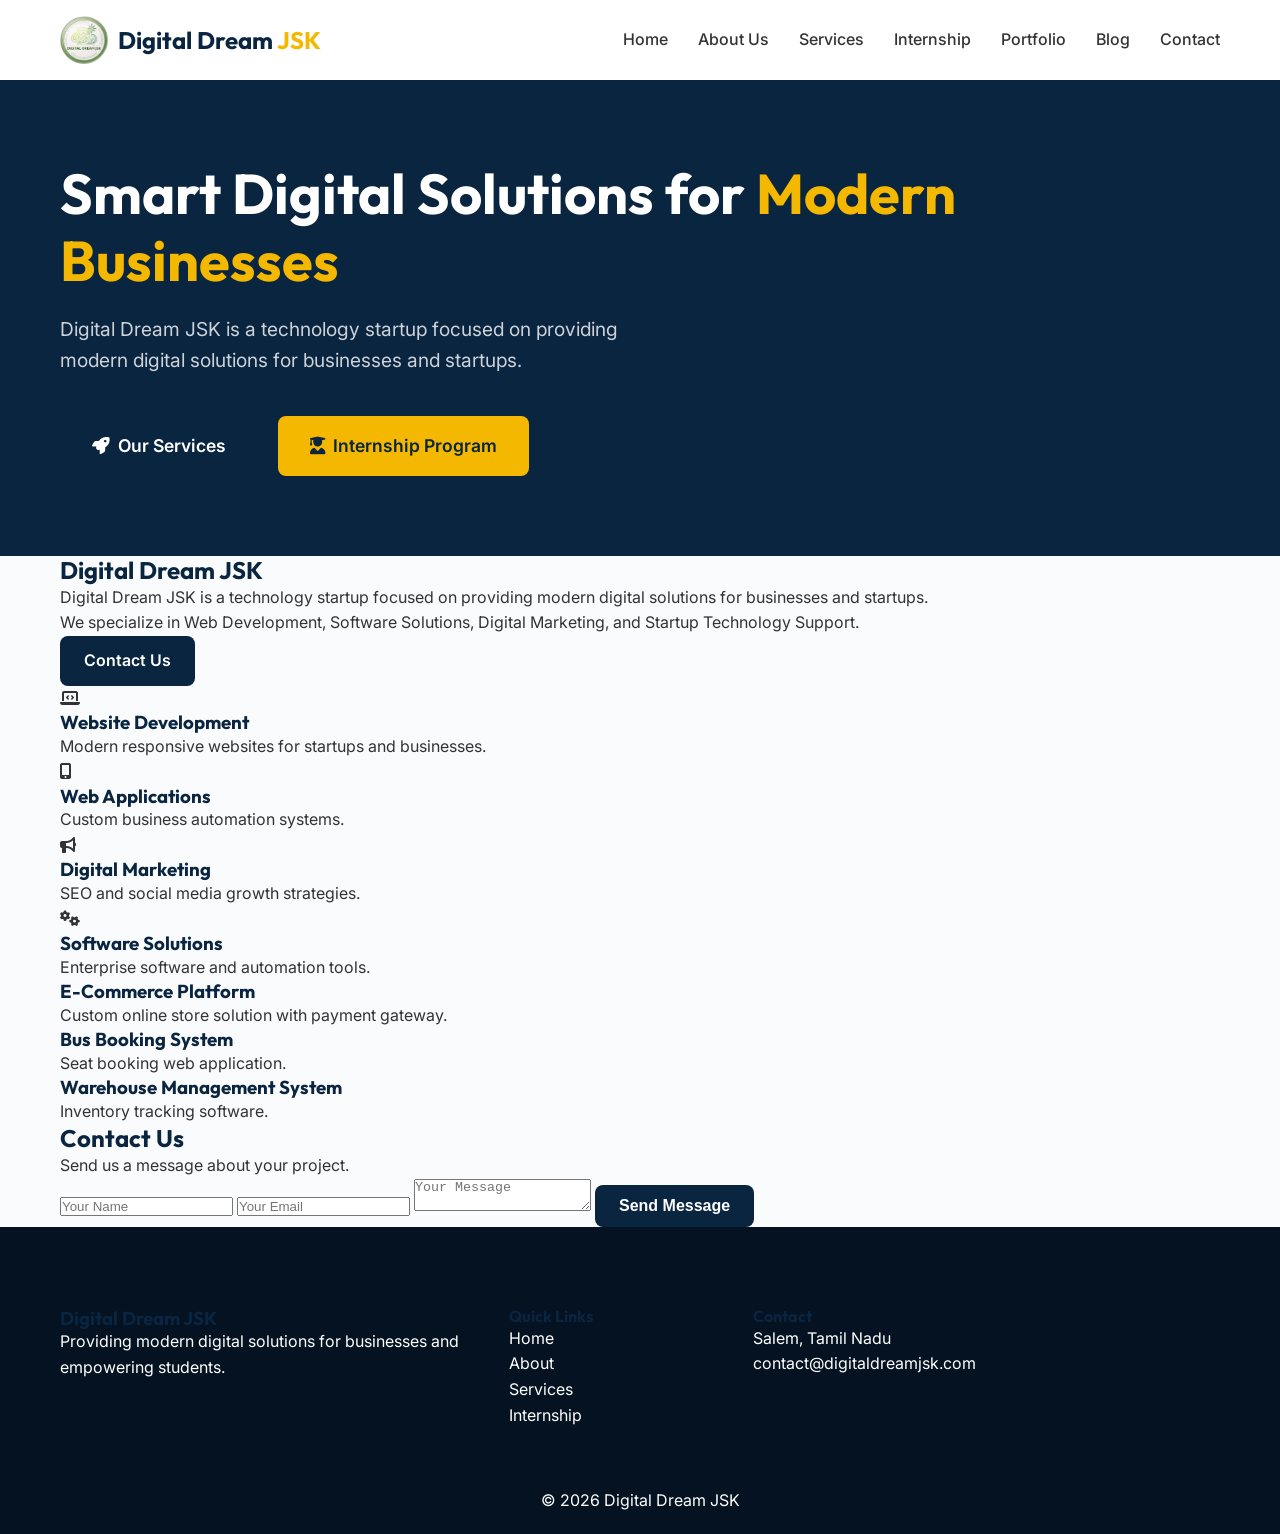
<file: index.html>
<!DOCTYPE html>
<html lang="en">

<head>
<meta charset="UTF-8">
<meta name="viewport" content="width=device-width, initial-scale=1.0">

<title>Digital Dream JSK | IT Services & Internship in Salem</title>

<meta name="description" content="Digital Dream JSK provides web development, digital marketing, and internship programs for students in Salem.">

<meta name="keywords" content="IT company Salem, Web development Salem, Internship for students, Digital Dream JSK">

<link rel="stylesheet" href="css/style.css">

<link href="https://fonts.googleapis.com/css2?family=Inter:wght@300;400;500;600;700&family=Outfit:wght@400;500;600;700&display=swap" rel="stylesheet">

<link rel="stylesheet" href="https://cdnjs.cloudflare.com/ajax/libs/font-awesome/6.4.0/css/all.min.css">

</head>

<body>

<!-- NAVBAR -->

<nav class="navbar">

<div class="container nav-content">

<a href="index.html" class="logo">
<img src="images/logo.png" alt="Digital Dream JSK Logo">
<span class="logo-text">Digital Dream <span class="highlight">JSK</span></span>
</a>

<ul class="nav-links">
<li><a href="index.html">Home</a></li>
<li><a href="about.html">About Us</a></li>
<li><a href="services.html">Services</a></li>
<li><a href="internship.html">Internship</a></li>
<li><a href="portfolio.html">Portfolio</a></li>
<li><a href="blog.html">Blog</a></li>
<li><a href="contact.html">Contact</a></li>
</ul>

</div>

</nav>

<!-- HERO SECTION -->

<section class="hero">

<div class="container hero-content">

<div class="hero-text">

<h1>Smart Digital Solutions for <span class="highlight">Modern Businesses</span></h1>

<p>
Digital Dream JSK is a technology startup focused on providing modern digital solutions for businesses and startups.
</p>

<div class="hero-buttons">

<a href="services.html" class="btn btn-primary btn-lg">
<i class="fas fa-rocket"></i> Our Services
</a>

<a href="internship.html" class="btn btn-secondary btn-lg">
<i class="fas fa-user-graduate"></i> Internship Program
</a>

</div>

</div>

</div>

</section>


<!-- ABOUT -->

<section class="about-section">

<div class="container about-grid">

<div class="about-text">

<h2>Digital Dream JSK</h2>

<p>
Digital Dream JSK is a technology startup focused on providing modern digital solutions for businesses and startups.
</p>

<p>
We specialize in Web Development, Software Solutions, Digital Marketing, and Startup Technology Support.
</p>

<a href="contact.html" class="btn btn-primary">Contact Us</a>

</div>

</div>

</section>


<!-- SERVICES -->

<section class="services-section">

<div class="container services-grid">

<div class="service-card">
<i class="fas fa-laptop-code"></i>
<h3>Website Development</h3>
<p>Modern responsive websites for startups and businesses.</p>
</div>

<div class="service-card">
<i class="fas fa-mobile-alt"></i>
<h3>Web Applications</h3>
<p>Custom business automation systems.</p>
</div>

<div class="service-card">
<i class="fas fa-bullhorn"></i>
<h3>Digital Marketing</h3>
<p>SEO and social media growth strategies.</p>
</div>

<div class="service-card">
<i class="fas fa-cogs"></i>
<h3>Software Solutions</h3>
<p>Enterprise software and automation tools.</p>
</div>

</div>

</section>


<!-- PORTFOLIO -->

<section class="portfolio-section">

<div class="container portfolio-grid">

<div class="project-card">
<h3>E-Commerce Platform</h3>
<p>Custom online store solution with payment gateway.</p>
</div>

<div class="project-card">
<h3>Bus Booking System</h3>
<p>Seat booking web application.</p>
</div>

<div class="project-card">
<h3>Warehouse Management System</h3>
<p>Inventory tracking software.</p>
</div>

</div>

</section>


<!-- CONTACT -->

<section class="contact-section">

<div class="container">

<h2>Contact Us</h2>

<p>Send us a message about your project.</p>

<form>

<input type="text" placeholder="Your Name" required>

<input type="email" placeholder="Your Email" required>

<textarea placeholder="Your Message"></textarea>

<button type="submit" class="btn btn-primary">Send Message</button>

</form>

</div>

</section>


<!-- FOOTER -->

<footer class="footer">

<div class="container footer-grid">

<div>

<h3>Digital Dream JSK</h3>

<p>Providing modern digital solutions for businesses and empowering students.</p>

</div>

<div>

<h4>Quick Links</h4>

<ul>
<li><a href="index.html">Home</a></li>
<li><a href="about.html">About</a></li>
<li><a href="services.html">Services</a></li>
<li><a href="internship.html">Internship</a></li>
</ul>

</div>

<div>

<h4>Contact</h4>

<p>Salem, Tamil Nadu</p>
<p>contact@digitaldreamjsk.com</p>

</div>

</div>

<p style="text-align:center;margin-top:20px;">
© 2026 Digital Dream JSK
</p>

</footer>


<script src="js/main.js"></script>

</body>
</html>
</file>
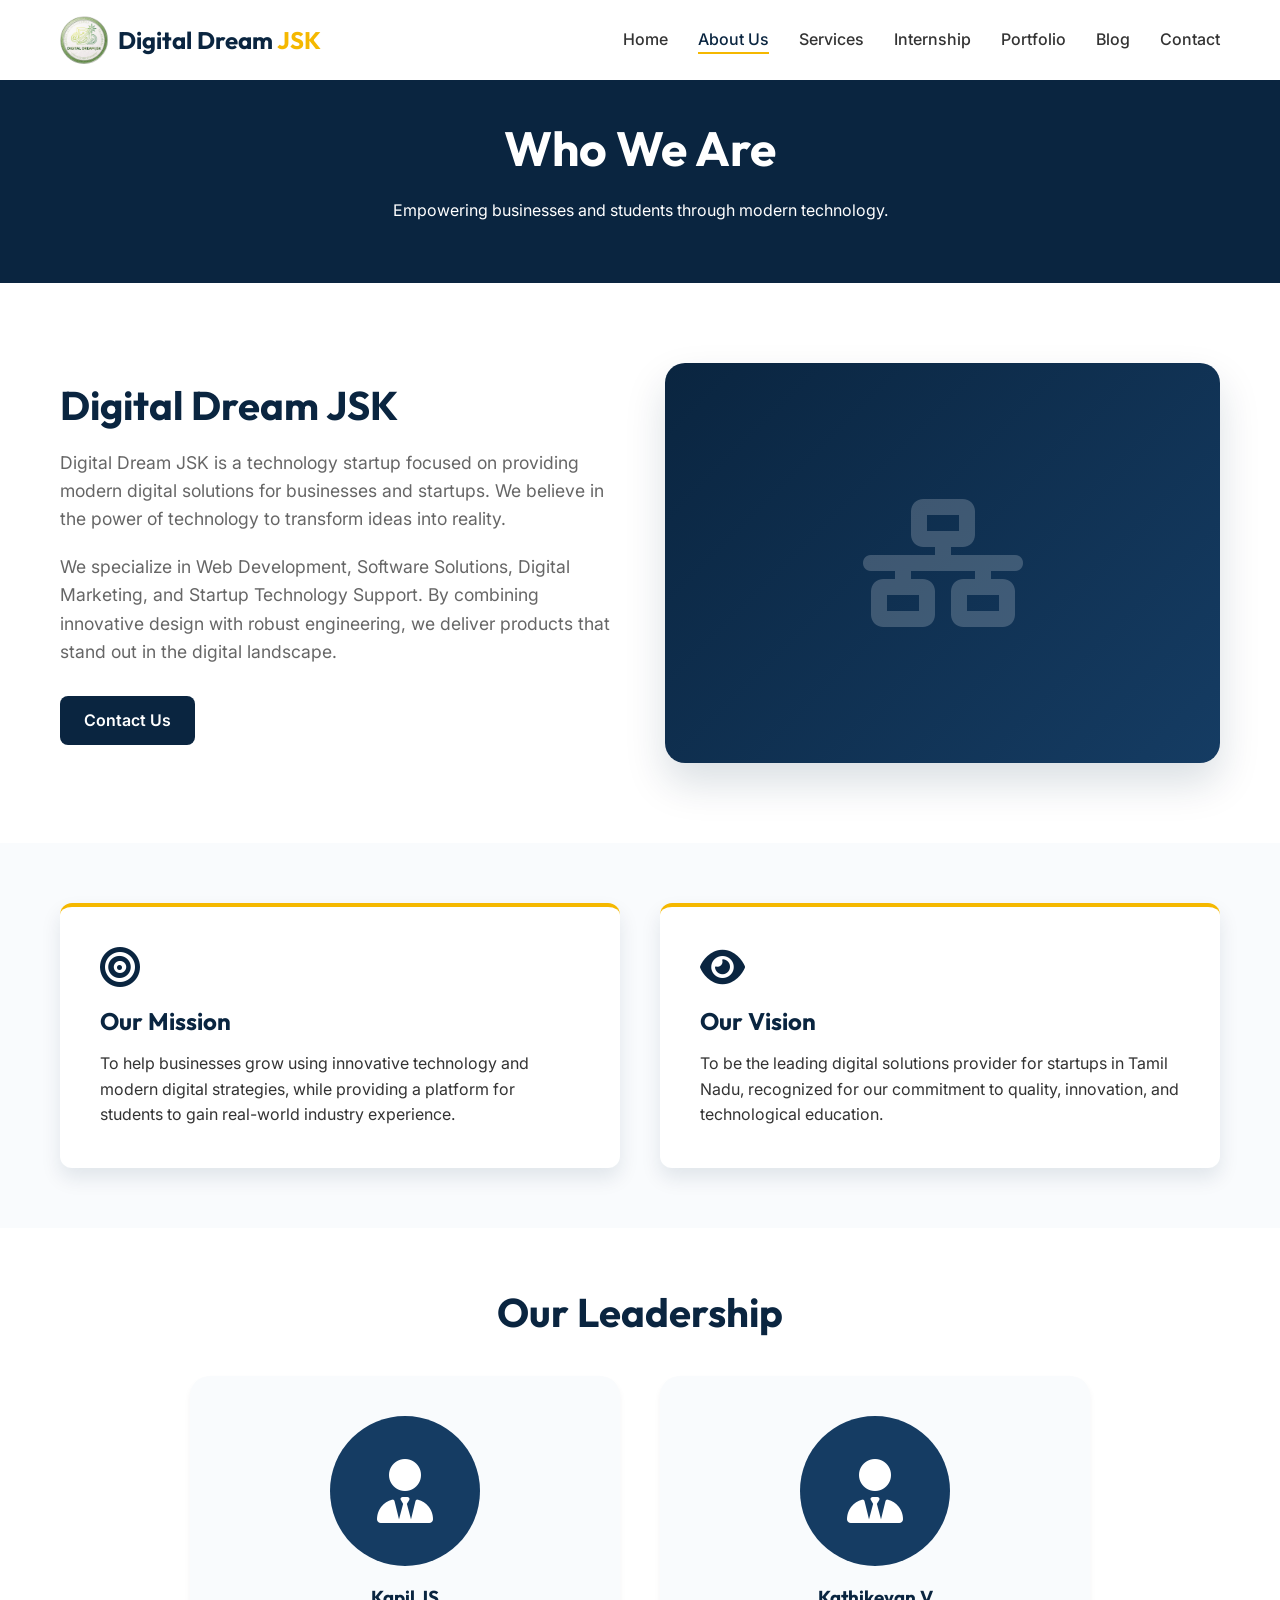
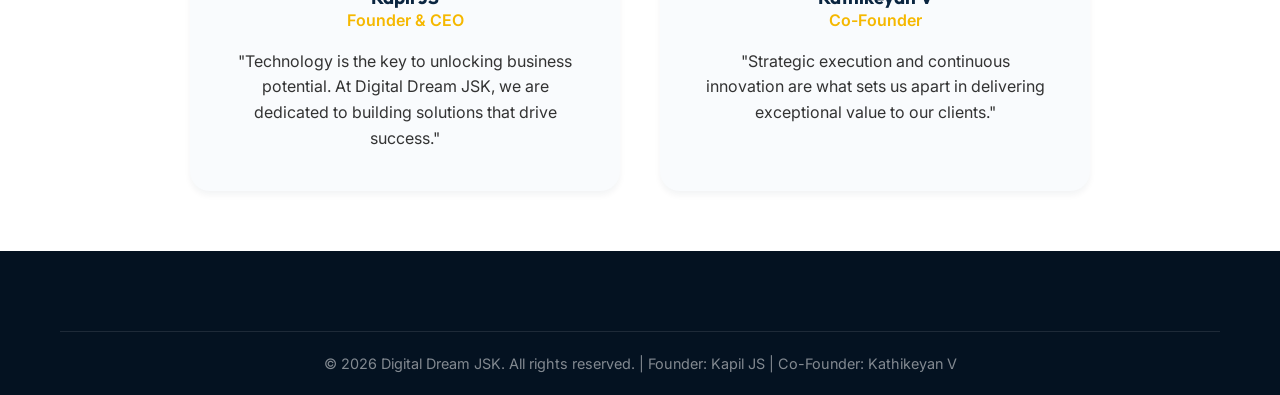
<file: about.html>
<!DOCTYPE html>
<html lang="en">

<head>
    <meta charset="UTF-8">
    <meta name="viewport" content="width=device-width, initial-scale=1.0">
    <title>About Us | Digital Dream JSK</title>
    <meta name="description"
        content="Learn about Digital Dream JSK, a technology startup founded by Kapil JS providing modern digital solutions for businesses.">
    <link rel="stylesheet" href="/css/style.css">
    <link
        href="https://fonts.googleapis.com/css2?family=Inter:wght@300;400;500;600;700&family=Outfit:wght@400;500;600;700&display=swap"
        rel="stylesheet">
    <link rel="stylesheet" href="https://cdnjs.cloudflare.com/ajax/libs/font-awesome/6.4.0/css/all.min.css">
    <style>
        .page-header {
            background-color: var(--primary);
            color: white;
            padding: 120px 0 60px;
            text-align: center;
        }

        .page-header h1 {
            color: white;
            font-size: 3rem;
            margin-bottom: 20px;
        }

        .about-section {
            padding: 80px 0;
            background-color: var(--bg-white);
        }

        .about-grid {
            display: grid;
            grid-template-columns: 1fr 1fr;
            gap: 50px;
            align-items: center;
        }

        .about-text h2 {
            font-size: 2.5rem;
            margin-bottom: 20px;
        }

        .about-text p {
            font-size: 1.1rem;
            color: var(--text-muted);
            margin-bottom: 20px;
        }

        .about-image {
            background: linear-gradient(135deg, var(--primary) 0%, var(--primary-light) 100%);
            border-radius: 20px;
            height: 400px;
            display: flex;
            align-items: center;
            justify-content: center;
            box-shadow: var(--shadow-lg);
            position: relative;
            overflow: hidden;
        }

        .about-image i {
            font-size: 8rem;
            color: rgba(255, 255, 255, 0.2);
            position: absolute;
        }

        .mission-vision {
            padding: 60px 0;
            background-color: var(--bg-main);
        }

        .mv-grid {
            display: grid;
            grid-template-columns: 1fr 1fr;
            gap: 40px;
        }

        .mv-card {
            background-color: var(--bg-white);
            padding: 40px;
            border-radius: 12px;
            box-shadow: var(--shadow-md);
            border-top: 4px solid var(--secondary);
        }

        .mv-card i {
            font-size: 2.5rem;
            color: var(--primary);
            margin-bottom: 20px;
        }

        .mv-card h3 {
            margin-bottom: 15px;
            font-size: 1.5rem;
        }

        .founder-section {
            padding: 60px 0;
            text-align: center;
            background-color: var(--bg-white);
        }

        .founder-grid {
            display: grid;
            grid-template-columns: repeat(auto-fit, minmax(300px, 1fr));
            gap: 40px;
            max-width: 900px;
            margin: 0 auto;
        }

        .founder-card {
            padding: 40px;
            background: var(--bg-main);
            border-radius: 20px;
            box-shadow: var(--shadow-sm);
        }

        .founder-img {
            width: 150px;
            height: 150px;
            background-color: var(--primary-light);
            border-radius: 50%;
            margin: 0 auto 20px;
            display: flex;
            align-items: center;
            justify-content: center;
            color: white;
            font-size: 4rem;
        }
    </style>
</head>

<body>

    <!-- Navigation -->
    <nav class="navbar" style="padding:0; box-shadow: var(--shadow-sm);">
        <div class="container nav-content">
            <a href="/" class="logo">
                <img src="/images/logo.png" alt="Digital Dream JSK Logo"><span class="logo-text">Digital Dream <span class="highlight">JSK</span></span>
            </a>
            <ul class="nav-links">
                <li><a href="/">Home</a></li>
                <li><a href="/about" class="active">About Us</a></li>
                <li><a href="/services">Services</a></li>
                <li><a href="/internship">Internship</a></li>
                <li><a href="/portfolio">Portfolio</a></li>
                <li><a href="/blog">Blog</a></li>
                <li><a href="/contact">Contact</a></li>
            </ul>
        </div>
    </nav>

    <!-- Page Header -->
    <div class="page-header">
        <div class="container">
            <h1>Who We Are</h1>
            <p>Empowering businesses and students through modern technology.</p>
        </div>
    </div>

    <!-- About Section -->
    <section class="about-section">
        <div class="container about-grid">
            <div class="about-text">
                <h2>Digital Dream JSK</h2>
                <p>Digital Dream JSK is a technology startup focused on providing modern digital solutions for
                    businesses and startups. We believe in the power of technology to transform ideas into reality.</p>
                <p>We specialize in Web Development, Software Solutions, Digital Marketing, and Startup Technology
                    Support. By combining innovative design with robust engineering, we deliver products that stand out
                    in the digital landscape.</p>
                <div style="margin-top: 30px;">
                    <a href="/contact" class="btn btn-primary">Contact Us</a>
                </div>
            </div>
            <div class="about-image">
                <i class="fas fa-network-wired"></i>
            </div>
        </div>
    </section>

    <!-- Mission & Vision -->
    <section class="mission-vision">
        <div class="container mv-grid">
            <div class="mv-card">
                <i class="fas fa-bullseye"></i>
                <h3>Our Mission</h3>
                <p>To help businesses grow using innovative technology and modern digital strategies, while providing a
                    platform for students to gain real-world industry experience.</p>
            </div>
            <div class="mv-card">
                <i class="fas fa-eye"></i>
                <h3>Our Vision</h3>
                <p>To be the leading digital solutions provider for startups in Tamil Nadu, recognized for our
                    commitment to quality, innovation, and technological education.</p>
            </div>
        </div>
    </section>

    <!-- Founder Section -->
    <section class="founder-section">
        <div class="container">
            <h2 style="font-size: 2.5rem; margin-bottom: 40px;">Our Leadership</h2>
            <div class="founder-grid">
                <div class="founder-card">
                    <div class="founder-img"><i class="fas fa-user-tie"></i></div>
                    <h3>Kapil JS</h3>
                    <p style="color:var(--secondary); font-weight: 600; margin-bottom: 15px;">Founder & CEO</p>
                    <p>"Technology is the key to unlocking business potential. At Digital Dream JSK, we are dedicated to
                        building solutions that drive success."</p>
                </div>
                <div class="founder-card">
                    <div class="founder-img"><i class="fas fa-user-tie"></i></div>
                    <h3>Kathikeyan V</h3>
                    <p style="color:var(--secondary); font-weight: 600; margin-bottom: 15px;">Co-Founder</p>
                    <p>"Strategic execution and continuous innovation are what sets us apart in delivering exceptional
                        value to our clients."</p>
                </div>
            </div>
        </div>
    </section>

    <!-- Footer -->
    <footer class="footer">
        <div class="container">
            <div class="footer-bottom">
                <p>&copy; 2026 Digital Dream JSK. All rights reserved. | Founder: Kapil JS | Co-Founder: Kathikeyan V</p>
            </div>
        </div>
    </footer>

    <script src="/js/main.js"></script>
</body>

</html>
</file>
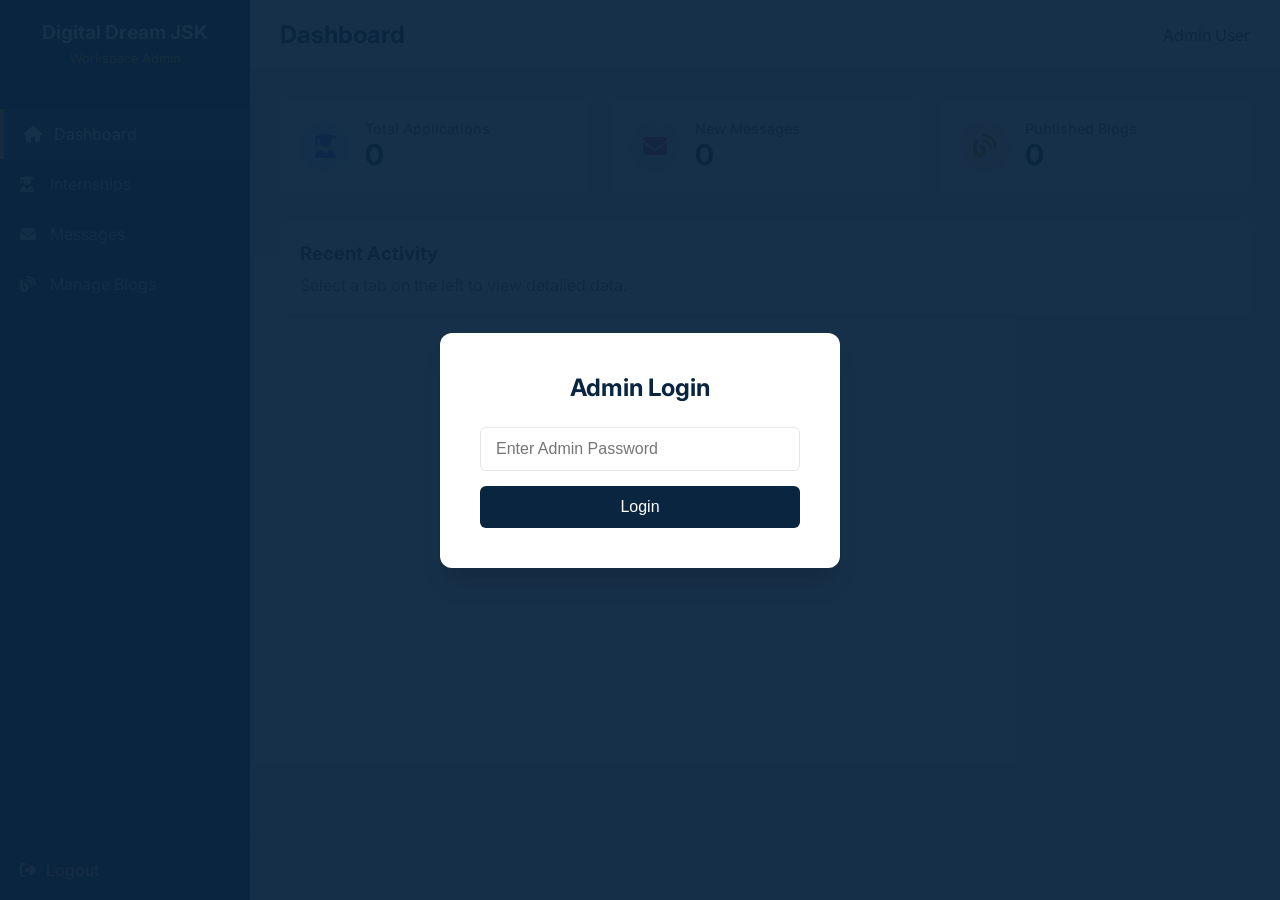
<file: admin.html>
<!DOCTYPE html>
<html lang="en">

<head>
    <meta charset="UTF-8">
    <meta name="viewport" content="width=device-width, initial-scale=1.0">
    <title>Admin Dashboard | Digital Dream JSK</title>
    <meta name="robots" content="noindex, nofollow">
    <link href="https://fonts.googleapis.com/css2?family=Inter:wght@300;400;500;600;700&display=swap" rel="stylesheet">
    <link rel="stylesheet" href="https://cdnjs.cloudflare.com/ajax/libs/font-awesome/6.4.0/css/all.min.css">
    <style>
        :root {
            --primary: #0A2540;
            --secondary: #F5B800;
            --bg-light: #f3f4f6;
            --text-main: #374151;
            --border-color: #e5e7eb;
        }

        * {
            box-sizing: border-box;
            margin: 0;
            padding: 0;
        }

        body {
            font-family: 'Inter', sans-serif;
            background-color: var(--bg-light);
            color: var(--text-main);
            height: 100vh;
            display: flex;
            overflow: hidden;
        }

        /* Login Overlay */
        #loginOverlay {
            position: fixed;
            top: 0;
            left: 0;
            width: 100%;
            height: 100%;
            background: rgba(10, 37, 64, 0.95);
            display: flex;
            align-items: center;
            justify-content: center;
            z-index: 9999;
        }

        .login-box {
            background: white;
            padding: 40px;
            border-radius: 12px;
            width: 400px;
            box-shadow: 0 20px 25px -5px rgba(0, 0, 0, 0.1), 0 10px 10px -5px rgba(0, 0, 0, 0.04);
            text-align: center;
        }

        .login-box h2 {
            color: var(--primary);
            margin-bottom: 25px;
        }

        .form-control {
            width: 100%;
            padding: 12px 15px;
            margin-bottom: 15px;
            border: 1px solid var(--border-color);
            border-radius: 6px;
            font-size: 1rem;
        }

        .btn {
            width: 100%;
            padding: 12px;
            background: var(--primary);
            color: white;
            border: none;
            border-radius: 6px;
            font-size: 1rem;
            cursor: pointer;
            transition: 0.3s;
        }

        .btn:hover {
            background: #153c63;
        }

        /* Dashboard Layout */
        .sidebar {
            width: 250px;
            background: var(--primary);
            color: white;
            display: flex;
            flex-direction: column;
            height: 100%;
        }

        .sidebar-header {
            padding: 20px;
            text-align: center;
            border-bottom: 1px solid rgba(255, 255, 255, 0.1);
            font-weight: 700;
            font-size: 1.2rem;
        }

        .nav-items {
            flex: 1;
            padding: 20px 0;
        }

        .nav-item {
            padding: 15px 20px;
            display: flex;
            align-items: center;
            cursor: pointer;
            transition: 0.2s;
            color: rgba(255, 255, 255, 0.7);
        }

        .nav-item:hover,
        .nav-item.active {
            background: rgba(255, 255, 255, 0.1);
            color: white;
            border-left: 4px solid var(--secondary);
        }

        .nav-item i {
            width: 30px;
        }

        .logout-btn {
            padding: 20px;
            border-top: 1px solid rgba(255, 255, 255, 0.1);
            cursor: pointer;
            color: #fca5a5;
            display: flex;
            align-items: center;
        }

        .logout-btn i {
            margin-right: 10px;
        }

        .main-content {
            flex: 1;
            display: flex;
            flex-direction: column;
            height: 100%;
            overflow: hidden;
        }

        .topbar {
            background: white;
            padding: 20px 30px;
            border-bottom: 1px solid var(--border-color);
            display: flex;
            justify-content: space-between;
            align-items: center;
        }

        .content-area {
            padding: 30px;
            overflow-y: auto;
            flex: 1;
        }

        .section-view {
            display: none;
        }

        .section-view.active {
            display: block;
        }

        .card {
            background: white;
            border-radius: 8px;
            padding: 20px;
            box-shadow: 0 1px 3px 0 rgba(0, 0, 0, 0.1);
            margin-bottom: 20px;
        }

        .stat-grid {
            display: grid;
            grid-template-columns: repeat(auto-fit, minmax(200px, 1fr));
            gap: 20px;
            margin-bottom: 30px;
        }

        .stat-card {
            background: white;
            padding: 20px;
            border-radius: 8px;
            box-shadow: 0 1px 3px rgba(0, 0, 0, 0.1);
            display: flex;
            align-items: center;
        }

        .stat-icon {
            width: 50px;
            height: 50px;
            border-radius: 50%;
            display: flex;
            align-items: center;
            justify-content: center;
            font-size: 1.5rem;
            margin-right: 15px;
        }

        .stat-info h4 {
            color: #6b7280;
            font-size: 0.9rem;
            font-weight: 500;
        }

        .stat-info h2 {
            font-size: 1.8rem;
            color: var(--primary);
        }

        table {
            width: 100%;
            border-collapse: collapse;
            margin-top: 15px;
        }

        th,
        td {
            text-align: left;
            padding: 12px 15px;
            border-bottom: 1px solid var(--border-color);
        }

        th {
            background: #f9fafb;
            color: #6b7280;
            font-weight: 600;
            font-size: 0.9rem;
            text-transform: uppercase;
        }

        tr:hover {
            background-color: #f9fafb;
        }

        .badge {
            padding: 4px 8px;
            border-radius: 9999px;
            font-size: 0.8rem;
            font-weight: 500;
        }

        .badge-new {
            background: #dbeafe;
            color: #1e40af;
        }

        .action-btn {
            background: none;
            border: none;
            cursor: pointer;
            color: #6b7280;
            margin-right: 10px;
            font-size: 1.1rem;
        }

        .action-btn:hover {
            color: var(--primary);
        }
    </style>
</head>

<body>

    <!-- Simple Fake Login Overlay (Will implement real JWT later if needed, simple pass for now) -->
    <div id="loginOverlay">
        <div class="login-box">
            <h2>Admin Login</h2>
            <form id="adminLoginForm">
                <input type="password" id="adminPassword" class="form-control" placeholder="Enter Admin Password"
                    required>
                <button type="submit" class="btn">Login</button>
                <div id="loginError" style="color: #ef4444; margin-top: 10px; display: none;">Invalid password</div>
            </form>
        </div>
    </div>

    <!-- Sidebar -->
    <div class="sidebar">
        <div class="sidebar-header">
            Digital Dream JSK<br>
            <span style="font-size:0.8rem; color:var(--secondary); font-weight:400;">Workspace Admin</span>
        </div>
        <div class="nav-items">
            <div class="nav-item active" onclick="switchTab('dashboard')">
                <i class="fas fa-home"></i> Dashboard
            </div>
            <div class="nav-item" onclick="switchTab('internships')">
                <i class="fas fa-user-graduate"></i> Internships
            </div>
            <div class="nav-item" onclick="switchTab('messages')">
                <i class="fas fa-envelope"></i> Messages
            </div>
            <div class="nav-item" onclick="switchTab('blogs')">
                <i class="fas fa-blog"></i> Manage Blogs
            </div>
        </div>
        <div class="logout-btn" onclick="logout()">
            <i class="fas fa-sign-out-alt"></i> Logout
        </div>
    </div>

    <!-- Main Content -->
    <div class="main-content">
        <div class="topbar">
            <h2 id="pageTitle" style="color: var(--primary);">Dashboard</h2>
            <div>Admin User</div>
        </div>

        <div class="content-area">

            <!-- Dashboard View -->
            <div id="dashboard" class="section-view active">
                <div class="stat-grid">
                    <div class="stat-card">
                        <div class="stat-icon" style="background: #dbeafe; color: #2563eb;"><i
                                class="fas fa-user-graduate"></i></div>
                        <div class="stat-info">
                            <h4>Total Applications</h4>
                            <h2 id="countInternships">0</h2>
                        </div>
                    </div>
                    <div class="stat-card">
                        <div class="stat-icon" style="background: #fce7f3; color: #db2777;"><i
                                class="fas fa-envelope"></i></div>
                        <div class="stat-info">
                            <h4>New Messages</h4>
                            <h2 id="countMessages">0</h2>
                        </div>
                    </div>
                    <div class="stat-card">
                        <div class="stat-icon" style="background: #fef3c7; color: #d97706;"><i class="fas fa-blog"></i>
                        </div>
                        <div class="stat-info">
                            <h4>Published Blogs</h4>
                            <h2 id="countBlogs">0</h2>
                        </div>
                    </div>
                </div>

                <div class="card">
                    <h3>Recent Activity</h3>
                    <p style="color: #6b7280; margin-top: 10px;">Select a tab on the left to view detailed data.</p>
                </div>
            </div>

            <!-- Internships View -->
            <div id="internships" class="section-view">
                <div class="card">
                    <div style="display:flex; justify-content:space-between; align-items:center; margin-bottom: 20px;">
                        <h3>Internship Applications</h3>
                        <button class="btn" style="width:auto; padding: 8px 15px;" onclick="fetchInternships()"><i
                                class="fas fa-sync-alt"></i> Refresh</button>
                    </div>
                    <div style="overflow-x: auto;">
                        <table id="internshipsTable">
                            <thead>
                                <tr>
                                    <th>ID</th>
                                    <th>Name</th>
                                    <th>Email</th>
                                    <th>Role</th>
                                    <th>College / Dept</th>
                                    <th>Date</th>
                                    <th>Actions</th>
                                </tr>
                            </thead>
                            <tbody>
                                <!-- Data populated via JS -->
                            </tbody>
                        </table>
                    </div>
                </div>
            </div>

            <!-- Messages View -->
            <div id="messages" class="section-view">
                <div class="card">
                    <div style="display:flex; justify-content:space-between; align-items:center; margin-bottom: 20px;">
                        <h3>Contact Messages</h3>
                        <button class="btn" style="width:auto; padding: 8px 15px;" onclick="fetchMessages()"><i
                                class="fas fa-sync-alt"></i> Refresh</button>
                    </div>
                    <div style="overflow-x: auto;">
                        <table id="messagesTable">
                            <thead>
                                <tr>
                                    <th>ID</th>
                                    <th>Name</th>
                                    <th>Email</th>
                                    <th>Subject</th>
                                    <th>Message Snippet</th>
                                    <th>Date</th>
                                </tr>
                            </thead>
                            <tbody>
                                <!-- Data populated via JS -->
                            </tbody>
                        </table>
                    </div>
                </div>
            </div>

            <!-- Blogs View -->
            <div id="blogs" class="section-view">
                <div class="card">
                    <div style="display:flex; justify-content:space-between; align-items:center; margin-bottom: 20px;">
                        <h3>Manage Blog Posts</h3>
                        <button class="btn" style="width:auto; background: var(--secondary); color: var(--primary);"
                            onclick="alert('Feature coming soon!')"><i class="fas fa-plus"></i> New Post</button>
                    </div>
                    <p style="color: #6b7280; margin-top: 10px;">Blog management system will be integrated here.</p>
                </div>
            </div>

        </div>
    </div>

    <script>
        // Simple client-side auth state
        let isAuthenticated = false;

        // Very basic simple hardcoded password protection for demo.
        // For production we would use server-side sessions/JWT
        document.getElementById('adminLoginForm').addEventListener('submit', function (e) {
            e.preventDefault();
            const pass = document.getElementById('adminPassword').value;
            // Password set to "admin123" for demo purposes
            if (pass === 'admin123') {
                document.getElementById('loginOverlay').style.display = 'none';
                isAuthenticated = true;
                // Fetch initial data
                fetchAllData();
            } else {
                document.getElementById('loginError').style.display = 'block';
            }
        });

        function logout() {
            isAuthenticated = false;
            document.getElementById('adminPassword').value = '';
            document.getElementById('loginOverlay').style.display = 'flex';
        }

        // Tab Switching Logic
        function switchTab(tabId) {
            // Update nav styles
            document.querySelectorAll('.nav-item').forEach(el => el.classList.remove('active'));
            event.currentTarget.classList.add('active');

            // Show content
            document.querySelectorAll('.section-view').forEach(el => el.classList.remove('active'));
            document.getElementById(tabId).classList.add('active');

            // Update Title
            const titles = {
                'dashboard': 'Dashboard',
                'internships': 'Internship Applications',
                'messages': 'Contact Messages',
                'blogs': 'Manage Blogs'
            };
            document.getElementById('pageTitle').textContent = titles[tabId];

            if (tabId === 'internships') fetchInternships();
            if (tabId === 'messages') fetchMessages();
        }

        // Fetch Functions (To connect with our Express API)
        function fetchAllData() {
            fetchInternships();
            fetchMessages();
            // Count blogs (placeholder)
            document.getElementById('countBlogs').textContent = "4";
        }

        async function fetchInternships() {
            try {
                const response = await fetch('/api/admin/internships');
                if (!response.ok) throw new Error('Failed to fetch');
                const data = await response.json();

                document.getElementById('countInternships').textContent = data.length;

                const tbody = document.querySelector('#internshipsTable tbody');
                tbody.innerHTML = '';

                data.forEach(item => {
                    const date = new Date(item.created_at).toLocaleDateString();
                    tbody.innerHTML += `
                        <tr>
                            <td>#${item.id}</td>
                            <td><strong>${item.name}</strong></td>
                            <td>${item.email}<br><small style="color:#6b7280">${item.phone || ''}</small></td>
                            <td><span class="badge badge-new">${item.internship_type || 'N/A'}</span></td>
                            <td>${item.college || 'N/A'}<br><small style="color:#6b7280">${item.department || ''} ${item.year ? ' - ' + item.year : ''}</small></td>
                            <td>${date}</td>
                            <td>
                                ${item.resume_path ? `
                                    <a href="${item.resume_path}" target="_blank" class="action-btn" title="View Resume" style="text-decoration:none;"><i class="fas fa-eye"></i></a>
                                    <a href="${item.resume_path}" download class="action-btn" title="Download Resume" style="text-decoration:none;"><i class="fas fa-download"></i></a>
                                ` : '<span style="color:#9ca3af; font-size:0.85rem;">No File</span>'}
                            </td>
                        </tr>
                    `;
                });
            } catch (err) {
                console.error(err);
                document.querySelector('#internshipsTable tbody').innerHTML = '<tr><td colspan="7" style="text-align:center;color:#ef4444;">No data available or error fetching data.</td></tr>';
            }
        }

        async function fetchMessages() {
            try {
                const response = await fetch('/api/admin/contacts');
                if (!response.ok) throw new Error('Failed to fetch');
                const data = await response.json();

                document.getElementById('countMessages').textContent = data.length;

                const tbody = document.querySelector('#messagesTable tbody');
                tbody.innerHTML = '';

                data.forEach(item => {
                    const date = new Date(item.created_at).toLocaleDateString();
                    const snippet = item.message.length > 50 ? item.message.substring(0, 50) + '...' : item.message;
                    tbody.innerHTML += `
                        <tr>
                            <td>#${item.id}</td>
                            <td><strong>${item.name}</strong></td>
                            <td>${item.email}</td>
                            <td>General Inquiry</td>
                            <td><small>${snippet}</small></td>
                            <td>${date}</td>
                        </tr>
                    `;
                });
            } catch (err) {
                console.error(err);
                document.querySelector('#messagesTable tbody').innerHTML = '<tr><td colspan="6" style="text-align:center;color:#ef4444;">No data available or error fetching data.</td></tr>';
            }
        }
    </script>
</body>

</html>
</file>
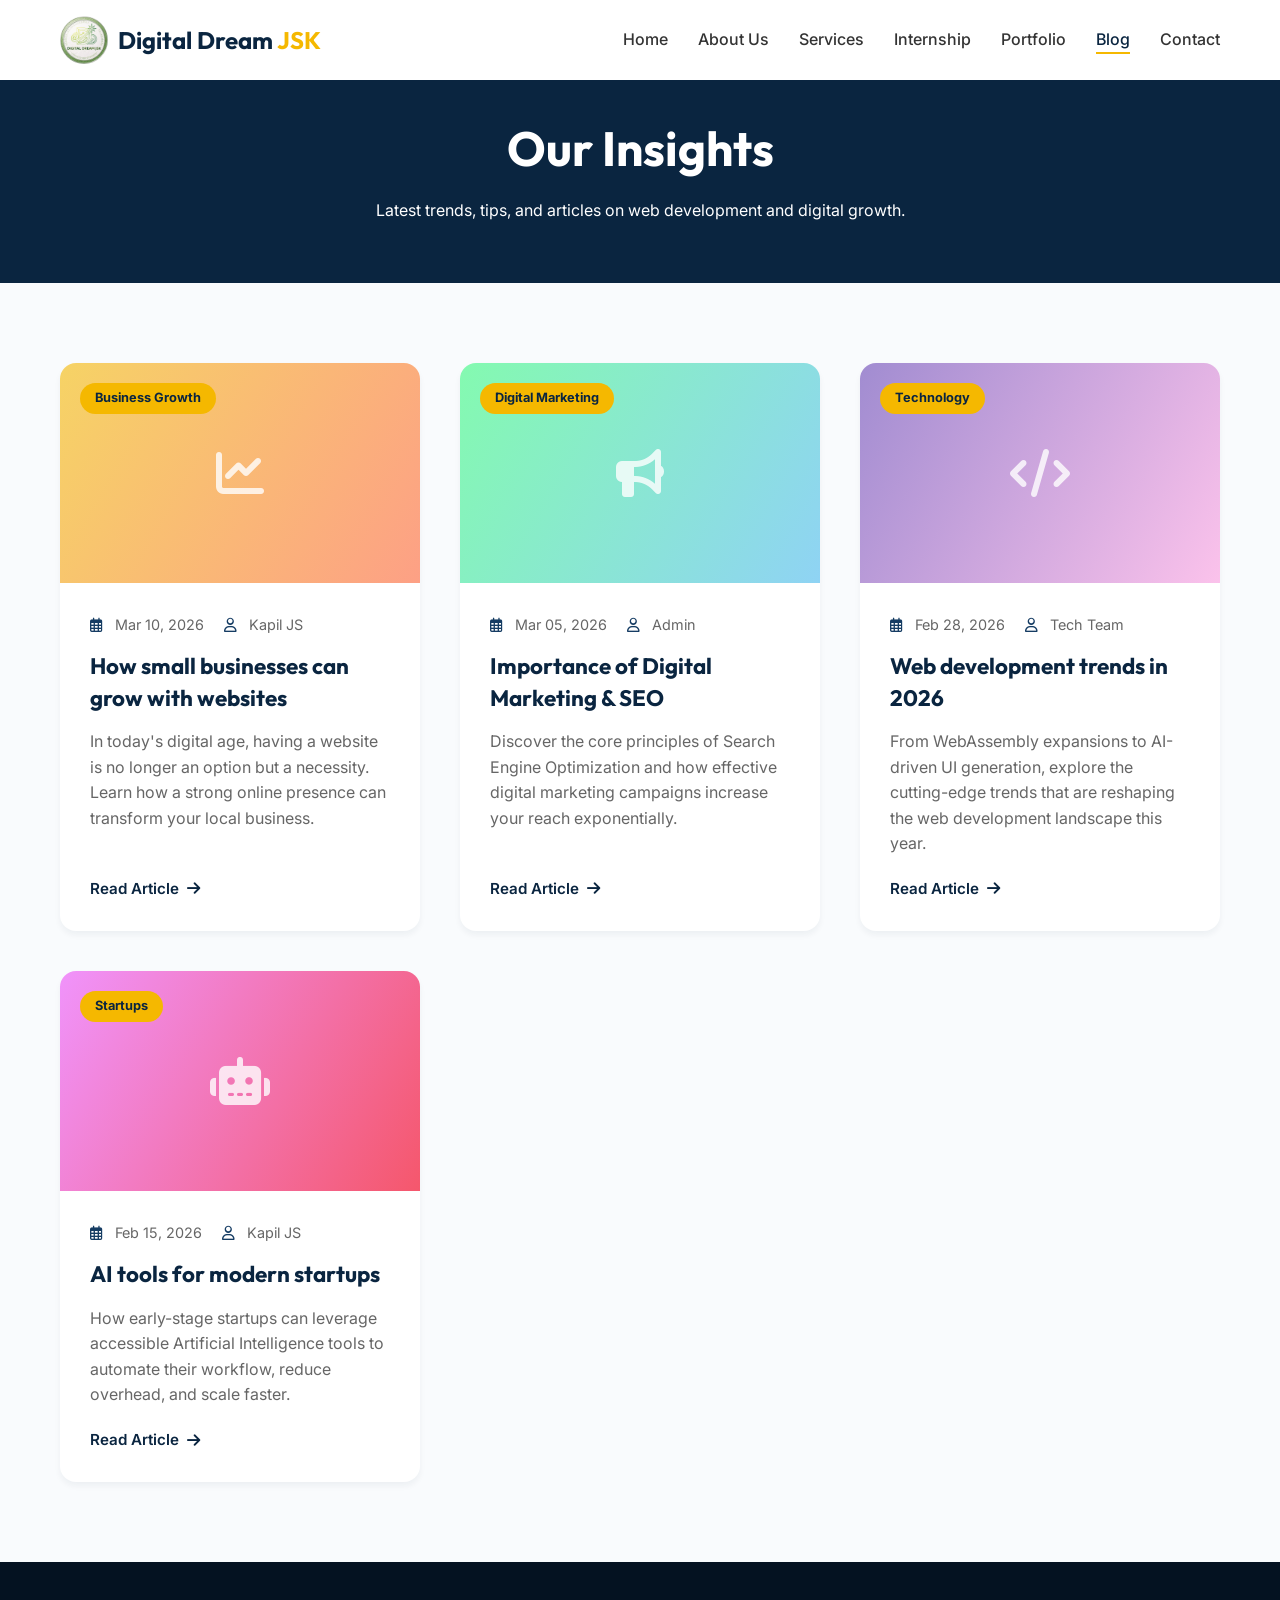
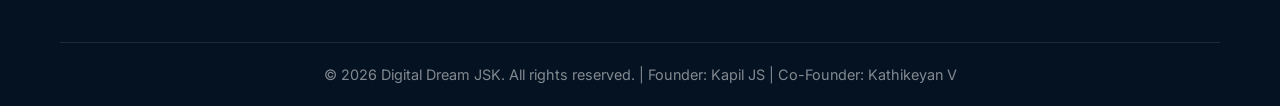
<file: blog.html>
<!DOCTYPE html>
<html lang="en">

<head>
    <meta charset="UTF-8">
    <meta name="viewport" content="width=device-width, initial-scale=1.0">
    <title>Blog | Digital Dream JSK</title>
    <meta name="description"
        content="Read the latest insights on web development, SEO, and digital marketing from Digital Dream JSK.">
    <link rel="stylesheet" href="/css/style.css">
    <link
        href="https://fonts.googleapis.com/css2?family=Inter:wght@300;400;500;600;700&family=Outfit:wght@400;500;600;700&display=swap"
        rel="stylesheet">
    <link rel="stylesheet" href="https://cdnjs.cloudflare.com/ajax/libs/font-awesome/6.4.0/css/all.min.css">
    <style>
        .page-header {
            background-color: var(--primary);
            color: white;
            padding: 120px 0 60px;
            text-align: center;
        }

        .page-header h1 {
            color: white;
            font-size: 3rem;
            margin-bottom: 20px;
        }

        .blog-section {
            padding: 80px 0;
            background-color: var(--bg-main);
        }

        .blog-grid {
            display: grid;
            grid-template-columns: repeat(auto-fit, minmax(320px, 1fr));
            gap: 40px;
        }

        .blog-card {
            background-color: var(--bg-white);
            border-radius: 16px;
            overflow: hidden;
            box-shadow: var(--shadow-sm);
            transition: var(--transition);
            display: flex;
            flex-direction: column;
        }

        .blog-card:hover {
            transform: translateY(-10px);
            box-shadow: var(--shadow-lg);
        }

        .blog-img {
            width: 100%;
            height: 220px;
            background-color: #e1e5eb;
            display: flex;
            align-items: center;
            justify-content: center;
            color: var(--text-muted);
            font-size: 3rem;
            position: relative;
        }

        .blog-category {
            position: absolute;
            top: 20px;
            left: 20px;
            background-color: var(--secondary);
            color: var(--primary);
            padding: 5px 15px;
            border-radius: 20px;
            font-size: 0.8rem;
            font-weight: 700;
        }

        .blog-content {
            padding: 30px;
            flex: 1;
            display: flex;
            flex-direction: column;
        }

        .blog-meta {
            display: flex;
            align-items: center;
            font-size: 0.9rem;
            color: var(--text-muted);
            margin-bottom: 15px;
        }

        .blog-meta i {
            margin-right: 8px;
            color: var(--primary-light);
        }

        .blog-meta span {
            margin-right: 20px;
        }

        .blog-title {
            font-size: 1.4rem;
            margin-bottom: 15px;
            line-height: 1.4;
        }

        .blog-title a {
            color: var(--primary);
        }

        .blog-title a:hover {
            color: var(--secondary-hover);
        }

        .blog-desc {
            color: var(--text-muted);
            margin-bottom: 20px;
            line-height: 1.6;
            flex: 1;
        }

        .read-more {
            display: inline-flex;
            align-items: center;
            color: var(--primary);
            font-weight: 600;
            font-size: 0.95rem;
            margin-top: auto;
        }

        .read-more i {
            margin-left: 8px;
            transition: transform 0.3s;
        }

        .read-more:hover i {
            transform: translateX(5px);
        }
    </style>
</head>

<body>

    <!-- Navigation -->
    <nav class="navbar" style="padding:0; box-shadow: var(--shadow-sm);">
        <div class="container nav-content">
            <a href="/" class="logo">
                <img src="/images/logo.png" alt="Digital Dream JSK Logo"><span class="logo-text">Digital Dream <span class="highlight">JSK</span></span>
            </a>
            <ul class="nav-links">
                <li><a href="/">Home</a></li>
                <li><a href="/about">About Us</a></li>
                <li><a href="/services">Services</a></li>
                <li><a href="/internship">Internship</a></li>
                <li><a href="/portfolio">Portfolio</a></li>
                <li><a href="/blog" class="active">Blog</a></li>
                <li><a href="/contact">Contact</a></li>
            </ul>
        </div>
    </nav>

    <!-- Page Header -->
    <div class="page-header">
        <div class="container">
            <h1>Our Insights</h1>
            <p>Latest trends, tips, and articles on web development and digital growth.</p>
        </div>
    </div>

    <!-- Blog Section -->
    <section class="blog-section">
        <div class="container">
            <div class="blog-grid" id="blogGrid">

                <!-- Blog 1 -->
                <article class="blog-card">
                    <div class="blog-img" style="background: linear-gradient(120deg, #f6d365 0%, #fda085 100%);">
                        <span class="blog-category">Business Growth</span>
                        <i class="fas fa-chart-line" style="color:white; opacity: 0.8;"></i>
                    </div>
                    <div class="blog-content">
                        <div class="blog-meta">
                            <span><i class="far fa-calendar-alt"></i> Mar 10, 2026</span>
                            <span><i class="far fa-user"></i> Kapil JS</span>
                        </div>
                        <h3 class="blog-title"><a href="/blog/how-to-build-website">How small businesses can grow with
                                websites</a></h3>
                        <p class="blog-desc">In today's digital age, having a website is no longer an option but a
                            necessity. Learn how a strong online presence can transform your local business.</p>
                        <a href="/blog/how-to-build-website" class="read-more">Read Article <i
                                class="fas fa-arrow-right"></i></a>
                    </div>
                </article>

                <!-- Blog 2 -->
                <article class="blog-card">
                    <div class="blog-img" style="background: linear-gradient(120deg, #84fab0 0%, #8fd3f4 100%);">
                        <span class="blog-category">Digital Marketing</span>
                        <i class="fas fa-bullhorn" style="color:white; opacity: 0.8;"></i>
                    </div>
                    <div class="blog-content">
                        <div class="blog-meta">
                            <span><i class="far fa-calendar-alt"></i> Mar 05, 2026</span>
                            <span><i class="far fa-user"></i> Admin</span>
                        </div>
                        <h3 class="blog-title"><a href="/blog/seo-tips">Importance of Digital Marketing & SEO</a></h3>
                        <p class="blog-desc">Discover the core principles of Search Engine Optimization and how
                            effective digital marketing campaigns increase your reach exponentially.</p>
                        <a href="/blog/seo-tips" class="read-more">Read Article <i class="fas fa-arrow-right"></i></a>
                    </div>
                </article>

                <!-- Blog 3 -->
                <article class="blog-card">
                    <div class="blog-img" style="background: linear-gradient(120deg, #a18cd1 0%, #fbc2eb 100%);">
                        <span class="blog-category">Technology</span>
                        <i class="fas fa-code" style="color:white; opacity: 0.8;"></i>
                    </div>
                    <div class="blog-content">
                        <div class="blog-meta">
                            <span><i class="far fa-calendar-alt"></i> Feb 28, 2026</span>
                            <span><i class="far fa-user"></i> Tech Team</span>
                        </div>
                        <h3 class="blog-title"><a href="/blog/web-development-trends-2026">Web development trends in
                                2026</a></h3>
                        <p class="blog-desc">From WebAssembly expansions to AI-driven UI generation, explore the
                            cutting-edge trends that are reshaping the web development landscape this year.</p>
                        <a href="/blog/web-development-trends-2026" class="read-more">Read Article <i
                                class="fas fa-arrow-right"></i></a>
                    </div>
                </article>

                <!-- Blog 4 -->
                <article class="blog-card">
                    <div class="blog-img" style="background: linear-gradient(120deg, #f093fb 0%, #f5576c 100%);">
                        <span class="blog-category">Startups</span>
                        <i class="fas fa-robot" style="color:white; opacity: 0.8;"></i>
                    </div>
                    <div class="blog-content">
                        <div class="blog-meta">
                            <span><i class="far fa-calendar-alt"></i> Feb 15, 2026</span>
                            <span><i class="far fa-user"></i> Kapil JS</span>
                        </div>
                        <h3 class="blog-title"><a href="/blog/ai-tools-for-startups">AI tools for modern startups</a>
                        </h3>
                        <p class="blog-desc">How early-stage startups can leverage accessible Artificial Intelligence
                            tools to automate their workflow, reduce overhead, and scale faster.</p>
                        <a href="/blog/ai-tools-for-startups" class="read-more">Read Article <i
                                class="fas fa-arrow-right"></i></a>
                    </div>
                </article>

            </div>
        </div>
    </section>

    <!-- Footer -->
    <footer class="footer">
        <div class="container">
            <div class="footer-bottom">
                <p>&copy; 2026 Digital Dream JSK. All rights reserved. | Founder: Kapil JS | Co-Founder: Kathikeyan V</p>
            </div>
        </div>
    </footer>

    <script src="js/main.js"></script>
</body>

</html>
</file>
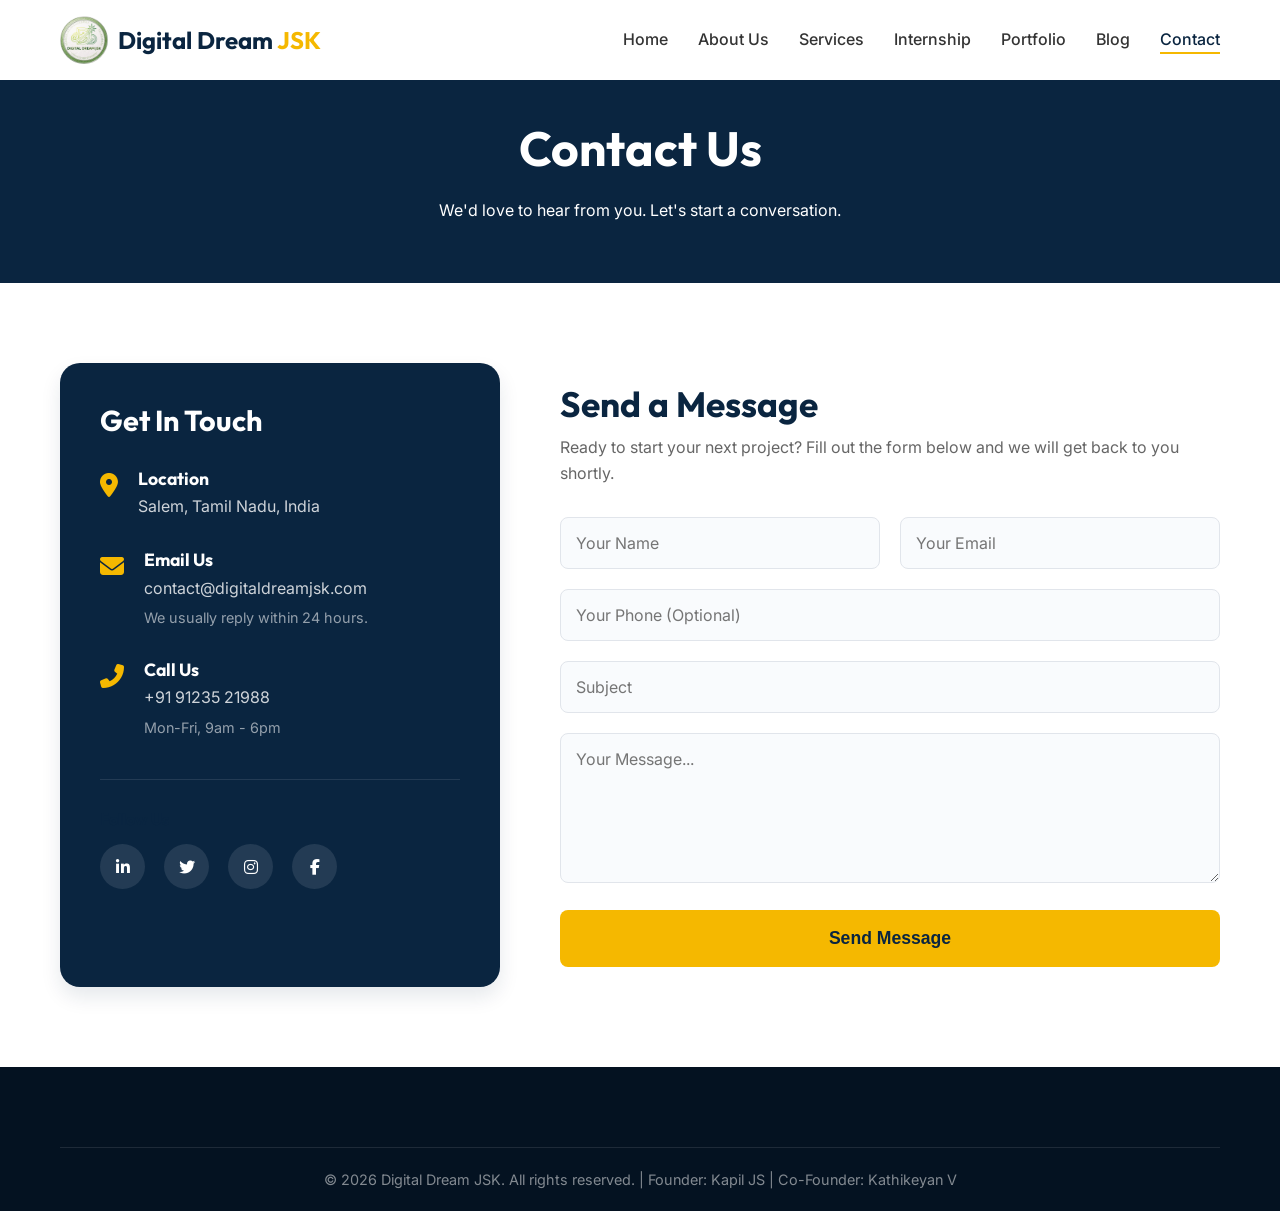
<file: contact.html>
<!DOCTYPE html>
<html lang="en">

<head>
    <meta charset="UTF-8">
    <meta name="viewport" content="width=device-width, initial-scale=1.0">
    <title>Contact Us | Digital Dream JSK</title>
    <meta name="description"
        content="Contact Digital Dream JSK for your website development and digital marketing needs in Salem, Tamil Nadu.">
    <link rel="stylesheet" href="/css/style.css">
    <link
        href="https://fonts.googleapis.com/css2?family=Inter:wght@300;400;500;600;700&family=Outfit:wght@400;500;600;700&display=swap"
        rel="stylesheet">
    <link rel="stylesheet" href="https://cdnjs.cloudflare.com/ajax/libs/font-awesome/6.4.0/css/all.min.css">
    <style>
        .page-header {
            background-color: var(--primary);
            color: white;
            padding: 120px 0 60px;
            text-align: center;
        }

        .page-header h1 {
            color: white;
            font-size: 3rem;
            margin-bottom: 20px;
        }

        .contact-section {
            padding: 80px 0;
            background-color: var(--bg-white);
        }

        .contact-grid {
            display: grid;
            grid-template-columns: 1fr 1.5fr;
            gap: 60px;
        }

        .contact-info {
            background-color: var(--primary);
            color: white;
            padding: 40px;
            border-radius: 20px;
            box-shadow: var(--shadow-md);
        }

        .contact-info h3 {
            color: white;
            margin-bottom: 30px;
            font-size: 1.8rem;
        }

        .info-item {
            display: flex;
            align-items: flex-start;
            margin-bottom: 30px;
        }

        .info-item i {
            color: var(--secondary);
            font-size: 1.5rem;
            margin-right: 20px;
            margin-top: 5px;
        }

        .info-item h4 {
            color: white;
            margin-bottom: 5px;
            font-size: 1.1rem;
        }

        .info-item p {
            color: rgba(255, 255, 255, 0.8);
        }

        .social-links-contact {
            margin-top: 40px;
            padding-top: 30px;
            border-top: 1px solid rgba(255, 255, 255, 0.1);
        }

        .social-links-contact a {
            display: inline-flex;
            align-items: center;
            justify-content: center;
            width: 45px;
            height: 45px;
            background-color: rgba(255, 255, 255, 0.1);
            color: white;
            border-radius: 50%;
            margin-right: 15px;
            transition: var(--transition);
        }

        .social-links-contact a:hover {
            background-color: var(--secondary);
            color: var(--primary);
            transform: translateY(-3px);
        }

        /* Form area */
        .contact-form-area {
            padding: 20px 0;
        }

        .contact-form-area h2 {
            font-size: 2.2rem;
            margin-bottom: 10px;
        }

        .contact-form-area p {
            color: var(--text-muted);
            margin-bottom: 30px;
        }

        .form-group {
            margin-bottom: 20px;
        }

        .form-control {
            width: 100%;
            padding: 15px;
            border: 1px solid #e1e5eb;
            border-radius: 8px;
            font-family: var(--font-body);
            font-size: 1rem;
            background-color: var(--bg-main);
            transition: var(--transition);
        }

        .form-control:focus {
            outline: none;
            border-color: var(--secondary);
            background-color: white;
            box-shadow: 0 0 0 3px rgba(245, 184, 0, 0.1);
        }

        .form-row {
            display: grid;
            grid-template-columns: 1fr 1fr;
            gap: 20px;
        }

        textarea.form-control {
            resize: vertical;
            min-height: 150px;
        }

        @media (max-width: 768px) {
            .contact-grid {
                grid-template-columns: 1fr;
            }
        }
    </style>
</head>

<body>

    <!-- Navigation -->
    <nav class="navbar" style="padding:0; box-shadow: var(--shadow-sm);">
        <div class="container nav-content">
            <a href="/" class="logo">
                <img src="/images/logo.png" alt="Digital Dream JSK Logo"><span class="logo-text">Digital Dream <span
                        class="highlight">JSK</span></span>
            </a>
            <ul class="nav-links">
                <li><a href="/">Home</a></li>
                <li><a href="/about">About Us</a></li>
                <li><a href="/services">Services</a></li>
                <li><a href="/internship">Internship</a></li>
                <li><a href="/portfolio">Portfolio</a></li>
                <li><a href="/blog">Blog</a></li>
                <li><a href="/contact" class="active">Contact</a></li>
            </ul>
        </div>
    </nav>

    <!-- Page Header -->
    <div class="page-header">
        <div class="container">
            <h1>Contact Us</h1>
            <p>We'd love to hear from you. Let's start a conversation.</p>
        </div>
    </div>

    <!-- Contact Section -->
    <section class="contact-section">
        <div class="container">
            <div class="contact-grid">

                <div class="contact-info">
                    <h3>Get In Touch</h3>

                    <div class="info-item">
                        <i class="fas fa-map-marker-alt"></i>
                        <div>
                            <h4>Location</h4>
                            <p>Salem, Tamil Nadu, India</p>
                        </div>
                    </div>

                    <div class="info-item">
                        <i class="fas fa-envelope"></i>
                        <div>
                            <h4>Email Us</h4>
                            <p>contact@digitaldreamjsk.com</p>
                            <p style="font-size: 0.9rem; margin-top: 5px; opacity: 0.7;">We usually reply within 24
                                hours.</p>
                        </div>
                    </div>

                    <div class="info-item">
                        <i class="fas fa-phone-alt"></i>
                        <div>
                            <h4>Call Us</h4>
                            <p>+91 91235 21988</p>
                            <p style="font-size: 0.9rem; margin-top: 5px; opacity: 0.7;">Mon-Fri, 9am - 6pm</p>
                        </div>
                    </div>

                    <div class="social-links-contact">
                        <h4>Follow Us</h4>
                        <div style="margin-top: 15px;">
                            <a href="#"><i class="fab fa-linkedin-in"></i></a>
                            <a href="#"><i class="fab fa-twitter"></i></a>
                            <a href="#"><i class="fab fa-instagram"></i></a>
                            <a href="#"><i class="fab fa-facebook-f"></i></a>
                        </div>
                    </div>
                </div>

                <div class="contact-form-area">
                    <h2>Send a Message</h2>
                    <p>Ready to start your next project? Fill out the form below and we will get back to you shortly.
                    </p>

                    <form id="contactForm" action="/api/contact" method="POST">
                        <div class="form-row">
                            <div class="form-group">
                                <input type="text" name="name" class="form-control" placeholder="Your Name" required>
                            </div>
                            <div class="form-group">
                                <input type="email" name="email" class="form-control" placeholder="Your Email" required>
                            </div>
                        </div>
                        <div class="form-group">
                            <input type="text" name="phone" class="form-control" placeholder="Your Phone (Optional)">
                        </div>
                        <div class="form-group">
                            <input type="text" name="subject" class="form-control" placeholder="Subject">
                        </div>
                        <div class="form-group">
                            <textarea name="message" class="form-control" placeholder="Your Message..."
                                required></textarea>
                        </div>
                        <button type="submit" class="btn btn-secondary btn-lg"
                            style="width: 100%; border: none; font-weight: 700; font-size: 1.1rem; padding: 18px;">Send
                            Message</button>
                        <div id="contactMessage" style="margin-top: 15px; text-align: center; display: none;"></div>
                    </form>
                </div>

            </div>
        </div>
    </section>

    <!-- Footer -->
    <footer class="footer">
        <div class="container">
            <div class="footer-bottom">
                <p>&copy; 2026 Digital Dream JSK. All rights reserved. | Founder: Kapil JS | Co-Founder: Kathikeyan V
                </p>
            </div>
        </div>
    </footer>

    <script src="/js/main.js"></script>
    <script>
        document.getElementById('contactForm').addEventListener('submit', async function (e) {
            e.preventDefault();
            const msg = document.getElementById('contactMessage');
            msg.style.display = 'block';
            msg.style.color = 'var(--primary)';
            msg.innerHTML = '<i class="fas fa-spinner fa-spin"></i> Sending message...';

            // Gather form data
            const formData = new FormData(this);
            const dataObj = Object.fromEntries(formData.entries());

            try {
                const response = await fetch('/api/contact', {
                    method: 'POST',
                    headers: {
                        'Content-Type': 'application/json'
                    },
                    body: JSON.stringify(dataObj)
                });

                const result = await response.json();

                if (response.ok) {
                    msg.style.color = '#10B981';
                    msg.innerHTML = '<i class="fas fa-check-circle"></i> Message sent successfully! We will get back to you soon.';
                    this.reset();
                } else {
                    msg.style.color = '#ef4444';
                    msg.innerHTML = '<i class="fas fa-exclamation-circle"></i> Error: ' + (result.error || 'Failed to send message');
                }
            } catch (err) {
                console.error('Error:', err);
                msg.style.color = '#ef4444';
                msg.innerHTML = '<i class="fas fa-exclamation-circle"></i> Network error, please try again.';
            }
        });
    </script>
</body>

</html>
</file>
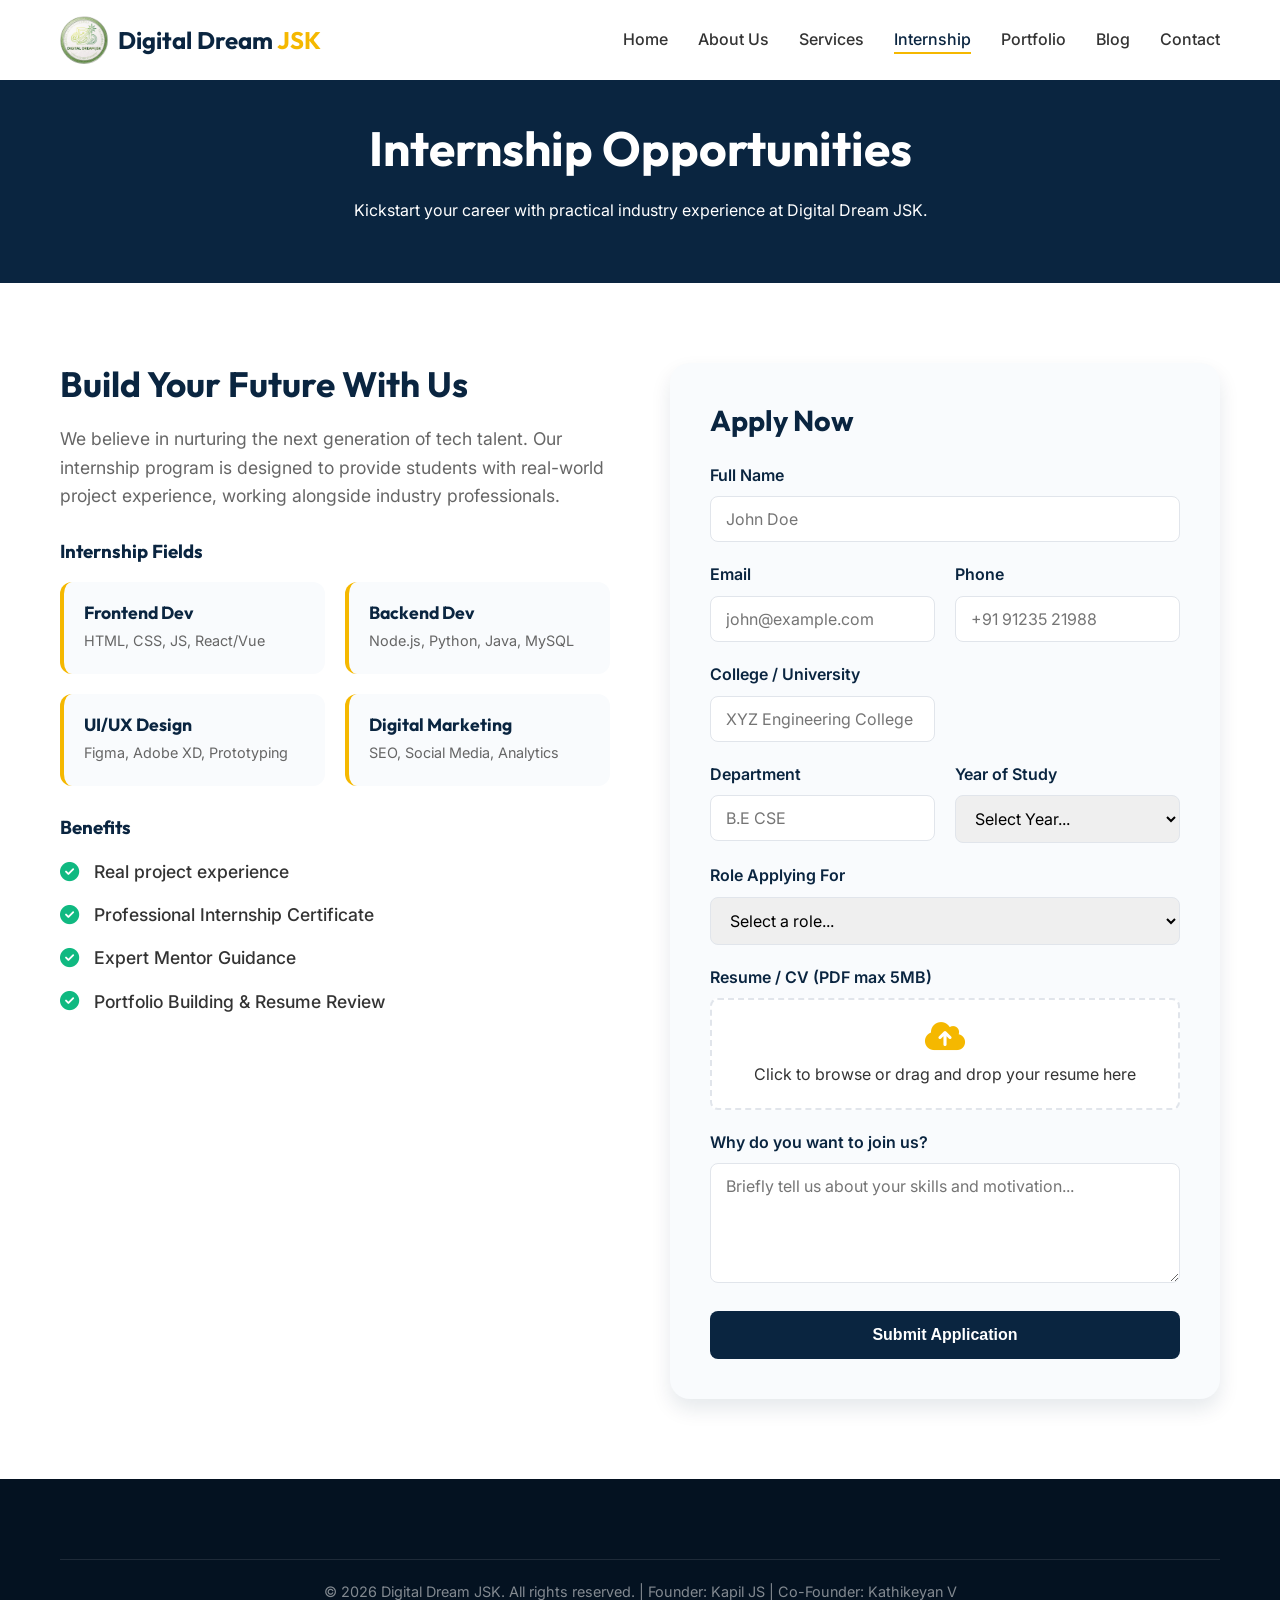
<file: internship.html>
<!DOCTYPE html>
<html lang="en">

<head>
    <meta charset="UTF-8">
    <meta name="viewport" content="width=device-width, initial-scale=1.0">
    <title>Internship Program | Digital Dream JSK</title>
    <meta name="description"
        content="Apply for internships in frontend, backend, UI/UX, and digital marketing at Digital Dream JSK.">
    <link rel="stylesheet" href="/css/style.css">
    <link
        href="https://fonts.googleapis.com/css2?family=Inter:wght@300;400;500;600;700&family=Outfit:wght@400;500;600;700&display=swap"
        rel="stylesheet">
    <link rel="stylesheet" href="https://cdnjs.cloudflare.com/ajax/libs/font-awesome/6.4.0/css/all.min.css">
    <style>
        .page-header {
            background-color: var(--primary);
            color: white;
            padding: 120px 0 60px;
            text-align: center;
        }

        .page-header h1 {
            color: white;
            font-size: 3rem;
            margin-bottom: 20px;
        }

        .internship-content {
            padding: 80px 0;
            background-color: var(--bg-white);
        }

        .intern-grid {
            display: grid;
            grid-template-columns: 1fr 1fr;
            gap: 60px;
        }

        .intern-info h2 {
            font-size: 2.2rem;
            margin-bottom: 20px;
        }

        .intern-info p {
            font-size: 1.1rem;
            color: var(--text-muted);
            margin-bottom: 30px;
        }

        .benefit-list {
            margin-bottom: 40px;
        }

        .benefit-list li {
            display: flex;
            align-items: center;
            margin-bottom: 15px;
            font-size: 1.1rem;
            font-weight: 500;
        }

        .benefit-list i {
            color: #10B981;
            /* Green checkmark */
            margin-right: 15px;
            font-size: 1.2rem;
        }

        .fields-grid {
            display: grid;
            grid-template-columns: 1fr 1fr;
            gap: 20px;
            margin-bottom: 30px;
        }

        .field-card {
            background-color: var(--bg-main);
            padding: 20px;
            border-radius: 12px;
            border-left: 4px solid var(--secondary);
        }

        .field-card h4 {
            margin-bottom: 5px;
            font-size: 1.1rem;
        }

        .field-card span {
            font-size: 0.9rem;
            color: var(--text-muted);
        }

        /* Form Styles */
        .apply-card {
            background-color: var(--bg-main);
            padding: 40px;
            border-radius: 20px;
            box-shadow: var(--shadow-md);
        }

        .form-group {
            margin-bottom: 20px;
        }

        .form-label {
            display: block;
            margin-bottom: 8px;
            font-weight: 600;
            color: var(--primary);
        }

        .form-control {
            width: 100%;
            padding: 12px 15px;
            border: 1px solid #e1e5eb;
            border-radius: 8px;
            font-family: var(--font-body);
            font-size: 1rem;
            transition: var(--transition);
        }

        .form-control:focus {
            outline: none;
            border-color: var(--secondary);
            box-shadow: 0 0 0 3px rgba(245, 184, 0, 0.1);
        }

        .form-row {
            display: grid;
            grid-template-columns: 1fr 1fr;
            gap: 20px;
        }

        textarea.form-control {
            resize: vertical;
            min-height: 120px;
        }

        .file-upload {
            position: relative;
            border: 2px dashed #e1e5eb;
            padding: 20px;
            text-align: center;
            border-radius: 8px;
            background-color: white;
            cursor: pointer;
            transition: var(--transition);
        }

        .file-upload:hover {
            border-color: var(--secondary);
            background-color: rgba(245, 184, 0, 0.05);
        }
    </style>
</head>

<body>

    <!-- Navigation -->
    <nav class="navbar" style="padding:0; box-shadow: var(--shadow-sm);">
        <div class="container nav-content">
            <a href="/" class="logo">
                <img src="/images/logo.png" alt="Digital Dream JSK Logo"><span class="logo-text">Digital Dream <span
                        class="highlight">JSK</span></span>
            </a>
            <ul class="nav-links">
                <li><a href="/">Home</a></li>
                <li><a href="/about">About Us</a></li>
                <li><a href="/services">Services</a></li>
                <li><a href="/internship" class="active">Internship</a></li>
                <li><a href="/portfolio">Portfolio</a></li>
                <li><a href="/blog">Blog</a></li>
                <li><a href="/contact">Contact</a></li>
            </ul>
        </div>
    </nav>

    <!-- Page Header -->
    <div class="page-header">
        <div class="container">
            <h1>Internship Opportunities</h1>
            <p>Kickstart your career with practical industry experience at Digital Dream JSK.</p>
        </div>
    </div>

    <!-- Content -->
    <section class="internship-content">
        <div class="container intern-grid">

            <div class="intern-info">
                <h2>Build Your Future With Us</h2>
                <p>We believe in nurturing the next generation of tech talent. Our internship program is designed to
                    provide students with real-world project experience, working alongside industry professionals.</p>

                <h3 style="margin-bottom: 20px;">Internship Fields</h3>
                <div class="fields-grid">
                    <div class="field-card">
                        <h4>Frontend Dev</h4>
                        <span>HTML, CSS, JS, React/Vue</span>
                    </div>
                    <div class="field-card">
                        <h4>Backend Dev</h4>
                        <span>Node.js, Python, Java, MySQL</span>
                    </div>
                    <div class="field-card">
                        <h4>UI/UX Design</h4>
                        <span>Figma, Adobe XD, Prototyping</span>
                    </div>
                    <div class="field-card">
                        <h4>Digital Marketing</h4>
                        <span>SEO, Social Media, Analytics</span>
                    </div>
                </div>

                <h3 style="margin-bottom: 20px; margin-top: 30px;">Benefits</h3>
                <ul class="benefit-list">
                    <li><i class="fas fa-check-circle"></i> Real project experience</li>
                    <li><i class="fas fa-check-circle"></i> Professional Internship Certificate</li>
                    <li><i class="fas fa-check-circle"></i> Expert Mentor Guidance</li>
                    <li><i class="fas fa-check-circle"></i> Portfolio Building & Resume Review</li>
                </ul>
            </div>

            <div class="apply-card">
                <h3 style="margin-bottom: 25px; font-size: 1.8rem;">Apply Now</h3>

                <form id="internshipForm" action="/api/internship/apply" method="POST" enctype="multipart/form-data">
                    <div class="form-group">
                        <label class="form-label">Full Name</label>
                        <input type="text" name="name" class="form-control" placeholder="John Doe" required>
                    </div>

                    <div class="form-row">
                        <div class="form-group">
                            <label class="form-label">Email</label>
                            <input type="email" name="email" class="form-control" placeholder="john@example.com"
                                required>
                        </div>
                        <div class="form-group">
                            <label class="form-label">Phone</label>
                            <input type="tel" name="phone" class="form-control" placeholder="+91 91235 21988" required>
                        </div>
                    </div>

                    <div class="form-row">
                        <div class="form-group">
                            <label class="form-label">College / University</label>
                            <input type="text" name="college" class="form-control" placeholder="XYZ Engineering College"
                                required>
                        </div>
                    </div>

                    <div class="form-row">
                        <div class="form-group">
                            <label class="form-label">Department</label>
                            <input type="text" name="department" class="form-control" placeholder="B.E CSE" required>
                        </div>
                        <div class="form-group">
                            <label class="form-label">Year of Study</label>
                            <select name="year" class="form-control" required>
                                <option value="">Select Year...</option>
                                <option value="1st Year">1st Year</option>
                                <option value="2nd Year">2nd Year</option>
                                <option value="3rd Year">3rd Year</option>
                                <option value="4th Year">4th Year</option>
                                <option value="Graduated">Graduated</option>
                            </select>
                        </div>
                    </div>

                    <div class="form-group">
                        <label class="form-label">Role Applying For</label>
                        <select name="internship_type" class="form-control" required>
                            <option value="">Select a role...</option>
                            <option value="Frontend Development">Frontend Development</option>
                            <option value="Backend Development">Backend Development</option>
                            <option value="UI/UX Design">UI/UX Design</option>
                            <option value="Digital Marketing">Digital Marketing</option>
                        </select>
                    </div>

                    <div class="form-group">
                        <label class="form-label">Resume / CV (PDF max 5MB)</label>
                        <div class="file-upload">
                            <i class="fas fa-cloud-upload-alt"
                                style="font-size: 2rem; color: var(--secondary); margin-bottom: 10px;"></i>
                            <p>Click to browse or drag and drop your resume here</p>
                            <input type="file" name="resume" accept=".pdf,.doc,.docx" class="form-control"
                                style="opacity:0; position:absolute; left:0; top:0; height:100%; width:100%; cursor:pointer;"
                                required>
                            <!-- We use absolute positioning inside relative parent to cover it for clicking -->
                        </div>
                    </div>

                    <div class="form-group">
                        <label class="form-label">Why do you want to join us?</label>
                        <textarea name="message" class="form-control"
                            placeholder="Briefly tell us about your skills and motivation..."></textarea>
                    </div>

                    <button type="submit" class="btn btn-primary"
                        style="width: 100%; display: flex; justify-content: center; padding: 15px;">Submit
                        Application</button>
                    <!-- Success/Error Message Container -->
                    <div id="formMessage" style="margin-top: 15px; text-align: center; display: none;"></div>
                </form>
            </div>

        </div>
    </section>

    <!-- Footer -->
    <footer class="footer">
        <div class="container">
            <div class="footer-bottom">
                <p>&copy; 2026 Digital Dream JSK. All rights reserved. | Founder: Kapil JS | Co-Founder: Kathikeyan V
                </p>
            </div>
        </div>
    </footer>

    <script src="/js/main.js"></script>
    <script>
        // Simple client side form feedback visual update (actual logic in JS/backend)
        document.getElementById('internshipForm').addEventListener('submit', async function (e) {
            e.preventDefault();
            const msg = document.getElementById('formMessage');
            msg.style.display = 'block';
            msg.style.color = 'var(--primary)';
            msg.innerHTML = '<i class="fas fa-spinner fa-spin"></i> Submitting application...';

            const formData = new FormData(this);

            try {
                const response = await fetch('/api/internship/apply', {
                    method: 'POST',
                    body: formData // sending as FormData directly to support file uploads
                });

                const data = await response.json();

                if (response.ok) {
                    msg.style.color = '#10B981';
                    msg.innerHTML = '<i class="fas fa-check-circle"></i> Application submitted successfully! We will contact you soon.';
                    this.reset();
                    // Also reset the file select text
                    const fileText = this.querySelector('.file-upload p');
                    if (fileText) fileText.innerHTML = 'Click to browse or drag and drop your resume here';
                } else {
                    msg.style.color = '#ef4444';
                    msg.innerHTML = '<i class="fas fa-exclamation-circle"></i> Error: ' + (data.error || 'Failed to submit application');
                }
            } catch (error) {
                console.error('Error submitting form:', error);
                msg.style.color = '#ef4444';
                msg.innerHTML = '<i class="fas fa-exclamation-circle"></i> Network error, please try again.';
            }
        });
    </script>
</body>

</html>
</file>
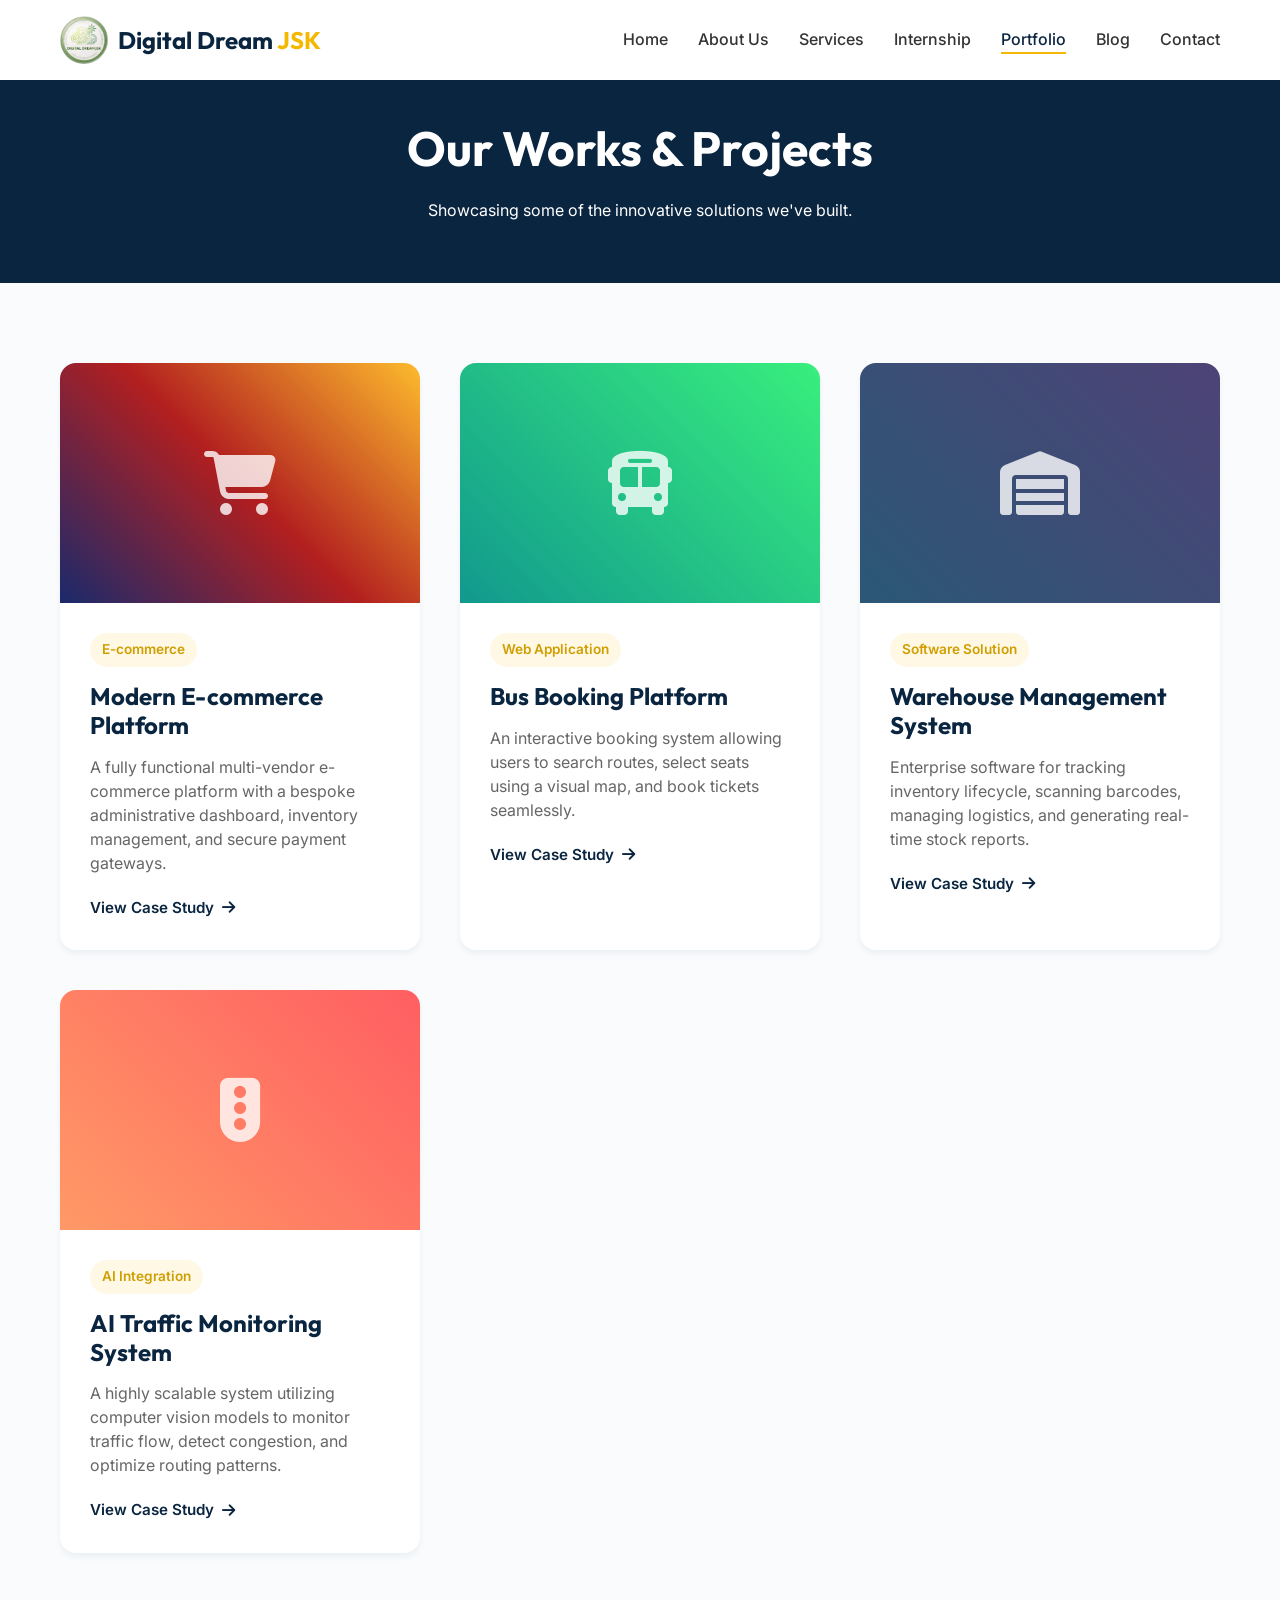
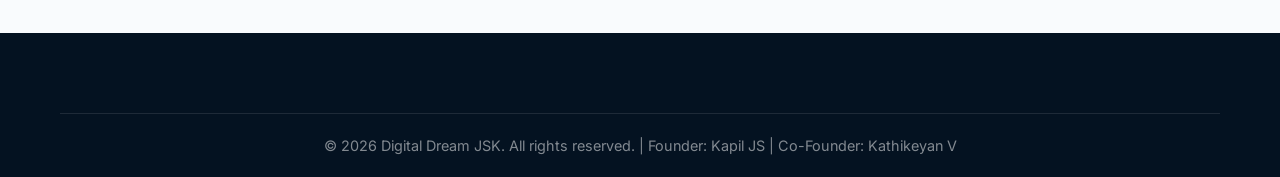
<file: portfolio.html>
<!DOCTYPE html>
<html lang="en">

<head>
    <meta charset="UTF-8">
    <meta name="viewport" content="width=device-width, initial-scale=1.0">
    <title>Portfolio & Projects | Digital Dream JSK</title>
    <meta name="description" content="Explore the portfolio and successful projects delivered by Digital Dream JSK.">
    <link rel="stylesheet" href="/css/style.css">
    <link
        href="https://fonts.googleapis.com/css2?family=Inter:wght@300;400;500;600;700&family=Outfit:wght@400;500;600;700&display=swap"
        rel="stylesheet">
    <link rel="stylesheet" href="https://cdnjs.cloudflare.com/ajax/libs/font-awesome/6.4.0/css/all.min.css">
    <style>
        .page-header {
            background-color: var(--primary);
            color: white;
            padding: 120px 0 60px;
            text-align: center;
        }

        .page-header h1 {
            color: white;
            font-size: 3rem;
            margin-bottom: 20px;
        }

        .portfolio-section {
            padding: 80px 0;
            background-color: var(--bg-main);
        }

        .portfolio-grid {
            display: grid;
            grid-template-columns: repeat(auto-fit, minmax(350px, 1fr));
            gap: 40px;
        }

        .project-card {
            background-color: var(--bg-white);
            border-radius: 16px;
            overflow: hidden;
            box-shadow: var(--shadow-sm);
            transition: var(--transition);
        }

        .project-card:hover {
            transform: translateY(-10px);
            box-shadow: var(--shadow-lg);
        }

        .project-img {
            width: 100%;
            height: 240px;
            background-color: #e1e5eb;
            display: flex;
            align-items: center;
            justify-content: center;
            color: var(--text-muted);
            font-size: 4rem;
            position: relative;
            overflow: hidden;
        }

        .project-img::after {
            content: '';
            position: absolute;
            top: 0;
            left: 0;
            width: 100%;
            height: 100%;
            background: linear-gradient(to bottom, rgba(10, 37, 64, 0) 0%, rgba(10, 37, 64, 0.7) 100%);
            opacity: 0;
            transition: var(--transition);
        }

        .project-card:hover .project-img::after {
            opacity: 1;
        }

        .project-content {
            padding: 30px;
        }

        .project-category {
            display: inline-block;
            padding: 6px 12px;
            background-color: rgba(245, 184, 0, 0.1);
            color: var(--secondary-hover);
            border-radius: 20px;
            font-size: 0.85rem;
            font-weight: 600;
            margin-bottom: 15px;
        }

        .project-title {
            font-size: 1.5rem;
            margin-bottom: 15px;
        }

        .project-desc {
            color: var(--text-muted);
            margin-bottom: 20px;
            line-height: 1.5;
        }

        .project-link {
            display: inline-flex;
            align-items: center;
            color: var(--primary);
            font-weight: 600;
            font-size: 0.95rem;
        }

        .project-link i {
            margin-left: 8px;
            transition: transform 0.3s;
        }

        .project-link:hover i {
            transform: translateX(5px);
        }
    </style>
</head>

<body>

    <!-- Navigation -->
    <nav class="navbar" style="padding:0; box-shadow: var(--shadow-sm);">
        <div class="container nav-content">
            <a href="/" class="logo">
                <img src="/images/logo.png" alt="Digital Dream JSK Logo"><span class="logo-text">Digital Dream <span
                        class="highlight">JSK</span></span>
            </a>
            <ul class="nav-links">
                <li><a href="/">Home</a></li>
                <li><a href="/about">About Us</a></li>
                <li><a href="/services">Services</a></li>
                <li><a href="/internship">Internship</a></li>
                <li><a href="/portfolio" class="active">Portfolio</a></li>
                <li><a href="/blog">Blog</a></li>
                <li><a href="/contact">Contact</a></li>
            </ul>
        </div>
    </nav>

    <!-- Page Header -->
    <div class="page-header">
        <div class="container">
            <h1>Our Works & Projects</h1>
            <p>Showcasing some of the innovative solutions we've built.</p>
        </div>
    </div>

    <!-- Portfolio Section -->
    <section class="portfolio-section">
        <div class="container">
            <div class="portfolio-grid">

                <!-- Project 1 -->
                <div class="project-card">
                    <div class="project-img" style="background: linear-gradient(45deg, #1a2a6c, #b21f1f, #fdbb2d);">
                        <i class="fas fa-shopping-cart" style="color:white; opacity: 0.8;"></i>
                    </div>
                    <div class="project-content">
                        <span class="project-category">E-commerce</span>
                        <h3 class="project-title">Modern E-commerce Platform</h3>
                        <p class="project-desc">A fully functional multi-vendor e-commerce platform with a bespoke
                            administrative dashboard, inventory management, and secure payment gateways.</p>
                        <a href="javascript:void(0);"
                            onclick="alert('Detailed case study coming soon! Please contact us for more information about this project.')"
                            class="project-link">View Case Study <i class="fas fa-arrow-right"></i></a>
                    </div>
                </div>

                <!-- Project 2 -->
                <div class="project-card">
                    <div class="project-img" style="background: linear-gradient(45deg, #11998e, #38ef7d);">
                        <i class="fas fa-bus" style="color:white; opacity: 0.8;"></i>
                    </div>
                    <div class="project-content">
                        <span class="project-category">Web Application</span>
                        <h3 class="project-title">Bus Booking Platform</h3>
                        <p class="project-desc">An interactive booking system allowing users to search routes, select
                            seats using a visual map, and book tickets seamlessly.</p>
                        <a href="javascript:void(0);"
                            onclick="alert('Detailed case study coming soon! Please contact us for more information about this project.')"
                            class="project-link">View Case Study <i class="fas fa-arrow-right"></i></a>
                    </div>
                </div>

                <!-- Project 3 -->
                <div class="project-card">
                    <div class="project-img" style="background: linear-gradient(45deg, #2b5876, #4e4376);">
                        <i class="fas fa-warehouse" style="color:white; opacity: 0.8;"></i>
                    </div>
                    <div class="project-content">
                        <span class="project-category">Software Solution</span>
                        <h3 class="project-title">Warehouse Management System</h3>
                        <p class="project-desc">Enterprise software for tracking inventory lifecycle, scanning barcodes,
                            managing logistics, and generating real-time stock reports.</p>
                        <a href="javascript:void(0);"
                            onclick="alert('Detailed case study coming soon! Please contact us for more information about this project.')"
                            class="project-link">View Case Study <i class="fas fa-arrow-right"></i></a>
                    </div>
                </div>

                <!-- Project 4 -->
                <div class="project-card">
                    <div class="project-img" style="background: linear-gradient(45deg, #ff9966, #ff5e62);">
                        <i class="fas fa-traffic-light" style="color:white; opacity: 0.8;"></i>
                    </div>
                    <div class="project-content">
                        <span class="project-category">AI Integration</span>
                        <h3 class="project-title">AI Traffic Monitoring System</h3>
                        <p class="project-desc">A highly scalable system utilizing computer vision models to monitor
                            traffic flow, detect congestion, and optimize routing patterns.</p>
                        <a href="javascript:void(0);"
                            onclick="alert('Detailed case study coming soon! Please contact us for more information about this project.')"
                            class="project-link">View Case Study <i class="fas fa-arrow-right"></i></a>
                    </div>
                </div>

            </div>
        </div>
    </section>

    <!-- Footer -->
    <footer class="footer">
        <div class="container">
            <div class="footer-bottom">
                <p>&copy; 2026 Digital Dream JSK. All rights reserved. | Founder: Kapil JS | Co-Founder: Kathikeyan V
                </p>
            </div>
        </div>
    </footer>

    <script src="/js/main.js"></script>
</body>

</html>
</file>
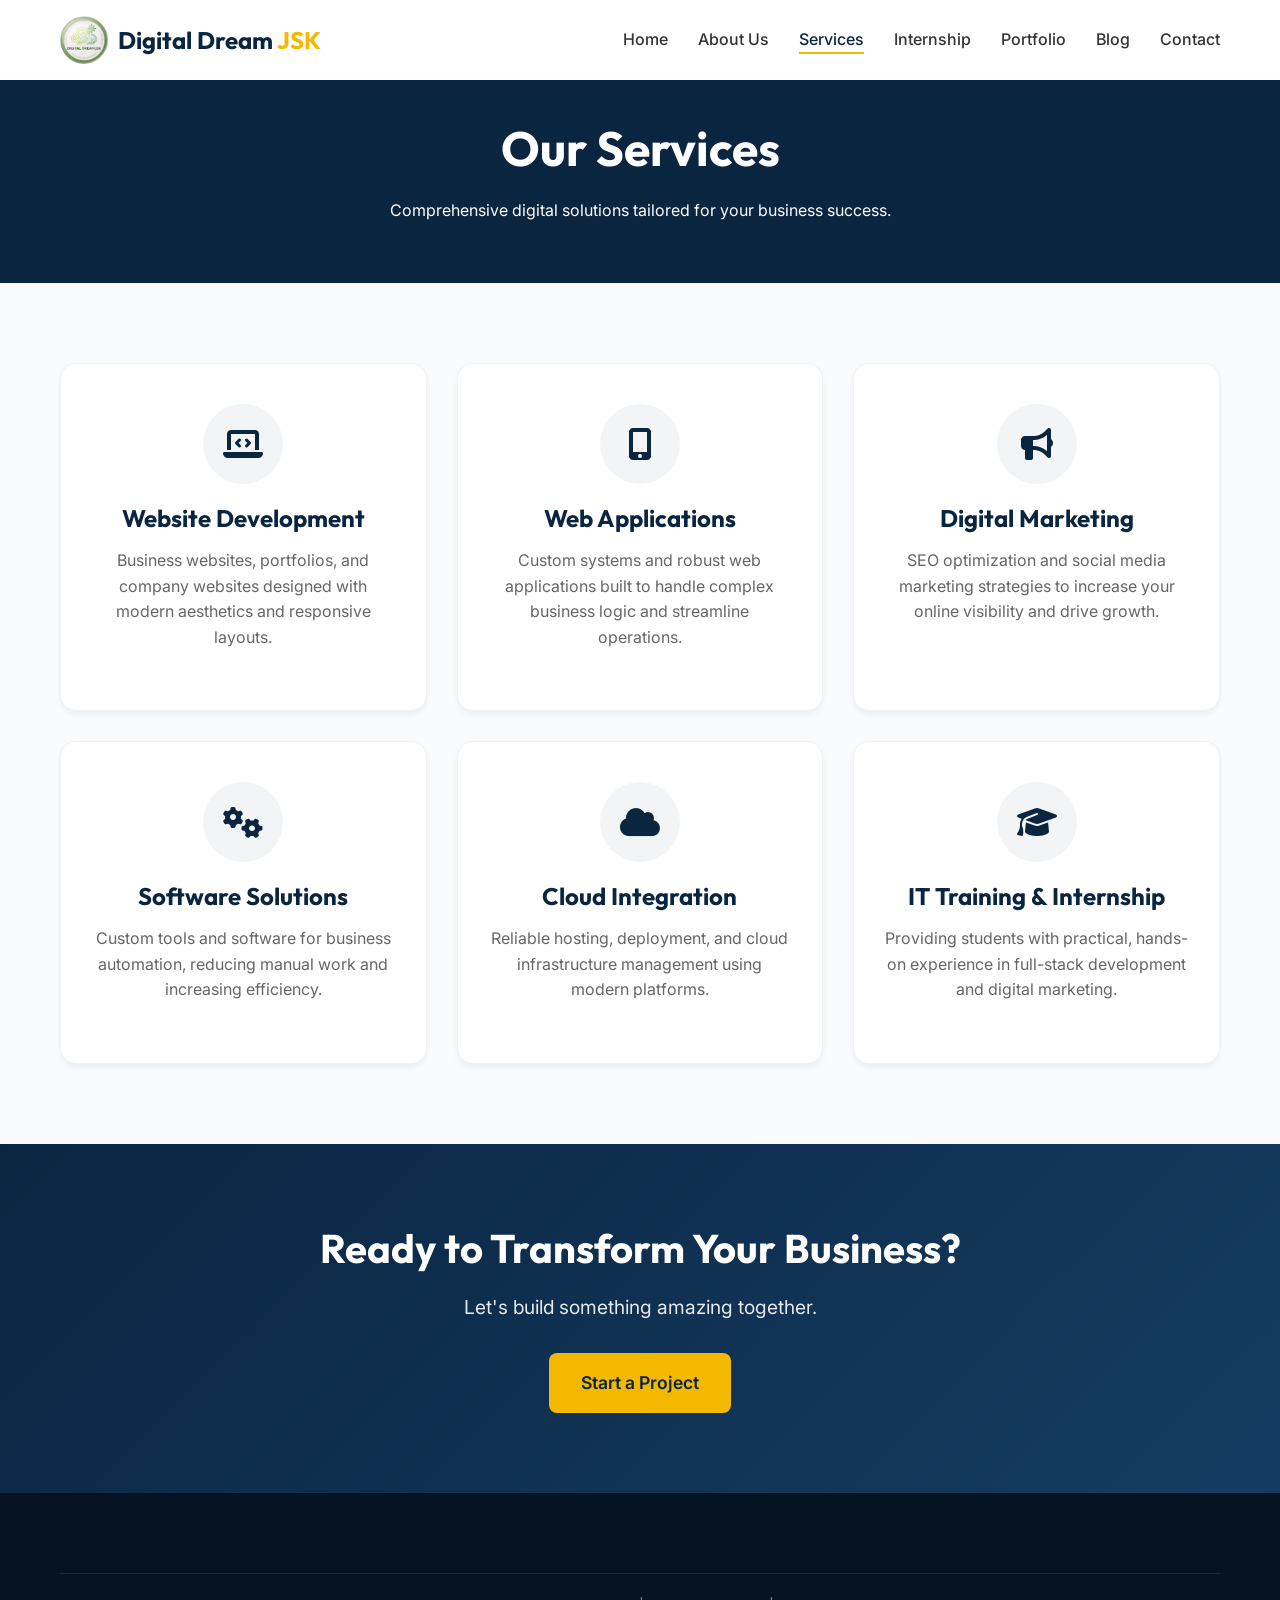
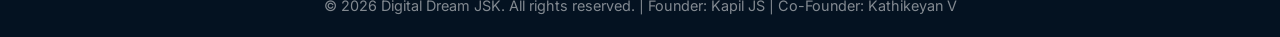
<file: services.html>
<!DOCTYPE html>
<html lang="en">

<head>
    <meta charset="UTF-8">
    <meta name="viewport" content="width=device-width, initial-scale=1.0">
    <title>Services | Digital Dream JSK</title>
    <meta name="description"
        content="Professional web development, software solutions, and digital marketing services by Digital Dream JSK.">
    <link rel="stylesheet" href="/css/style.css">
    <link
        href="https://fonts.googleapis.com/css2?family=Inter:wght@300;400;500;600;700&family=Outfit:wght@400;500;600;700&display=swap"
        rel="stylesheet">
    <link rel="stylesheet" href="https://cdnjs.cloudflare.com/ajax/libs/font-awesome/6.4.0/css/all.min.css">
    <style>
        .page-header {
            background-color: var(--primary);
            color: white;
            padding: 120px 0 60px;
            text-align: center;
        }

        .page-header h1 {
            color: white;
            font-size: 3rem;
            margin-bottom: 20px;
        }

        .services-section {
            padding: 80px 0;
            background-color: var(--bg-main);
        }

        .services-grid {
            display: grid;
            grid-template-columns: repeat(auto-fit, minmax(300px, 1fr));
            gap: 30px;
        }

        .service-card {
            background-color: var(--bg-white);
            padding: 40px 30px;
            border-radius: 16px;
            box-shadow: var(--shadow-sm);
            transition: var(--transition);
            text-align: center;
            border: 1px solid rgba(0, 0, 0, 0.05);
            position: relative;
            overflow: hidden;
        }

        .service-card::before {
            content: '';
            position: absolute;
            top: 0;
            left: 0;
            width: 100%;
            height: 4px;
            background-color: var(--secondary);
            transform: scaleX(0);
            transform-origin: left;
            transition: var(--transition);
        }

        .service-card:hover {
            transform: translateY(-10px);
            box-shadow: var(--shadow-lg);
        }

        .service-card:hover::before {
            transform: scaleX(1);
        }

        .service-icon {
            width: 80px;
            height: 80px;
            background-color: rgba(10, 37, 64, 0.05);
            border-radius: 50%;
            display: flex;
            align-items: center;
            justify-content: center;
            margin: 0 auto 20px;
            color: var(--primary);
            font-size: 2rem;
            transition: var(--transition);
        }

        .service-card:hover .service-icon {
            background-color: var(--primary);
            color: var(--text-light);
        }

        .service-card h3 {
            font-size: 1.5rem;
            margin-bottom: 15px;
        }

        .service-card p {
            color: var(--text-muted);
            margin-bottom: 20px;
        }

        .cta-section {
            background: linear-gradient(135deg, var(--primary) 0%, var(--primary-light) 100%);
            padding: 80px 0;
            text-align: center;
            color: white;
        }

        .cta-section h2 {
            color: white;
            font-size: 2.5rem;
            margin-bottom: 20px;
        }
    </style>
</head>

<body>

    <!-- Navigation -->
    <nav class="navbar" style="padding:0; box-shadow: var(--shadow-sm);">
        <div class="container nav-content">
            <a href="/" class="logo">
                <img src="/images/logo.png" alt="Digital Dream JSK Logo"><span class="logo-text">Digital Dream <span class="highlight">JSK</span></span>
            </a>
            <ul class="nav-links">
                <li><a href="/">Home</a></li>
                <li><a href="/about">About Us</a></li>
                <li><a href="/services" class="active">Services</a></li>
                <li><a href="/internship">Internship</a></li>
                <li><a href="/portfolio">Portfolio</a></li>
                <li><a href="/blog">Blog</a></li>
                <li><a href="/contact">Contact</a></li>
            </ul>
        </div>
    </nav>

    <!-- Page Header -->
    <div class="page-header">
        <div class="container">
            <h1>Our Services</h1>
            <p>Comprehensive digital solutions tailored for your business success.</p>
        </div>
    </div>

    <!-- Services Grid -->
    <section class="services-section">
        <div class="container">
            <div class="services-grid">

                <div class="service-card">
                    <div class="service-icon"><i class="fas fa-laptop-code"></i></div>
                    <h3>Website Development</h3>
                    <p>Business websites, portfolios, and company websites designed with modern aesthetics and
                        responsive layouts.</p>
                </div>

                <div class="service-card">
                    <div class="service-icon"><i class="fas fa-mobile-alt"></i></div>
                    <h3>Web Applications</h3>
                    <p>Custom systems and robust web applications built to handle complex business logic and streamline
                        operations.</p>
                </div>

                <div class="service-card">
                    <div class="service-icon"><i class="fas fa-bullhorn"></i></div>
                    <h3>Digital Marketing</h3>
                    <p>SEO optimization and social media marketing strategies to increase your online visibility and
                        drive growth.</p>
                </div>

                <div class="service-card">
                    <div class="service-icon"><i class="fas fa-cogs"></i></div>
                    <h3>Software Solutions</h3>
                    <p>Custom tools and software for business automation, reducing manual work and increasing
                        efficiency.</p>
                </div>

                <div class="service-card">
                    <div class="service-icon"><i class="fas fa-cloud"></i></div>
                    <h3>Cloud Integration</h3>
                    <p>Reliable hosting, deployment, and cloud infrastructure management using modern platforms.</p>
                </div>

                <div class="service-card">
                    <div class="service-icon"><i class="fas fa-graduation-cap"></i></div>
                    <h3>IT Training & Internship</h3>
                    <p>Providing students with practical, hands-on experience in full-stack development and digital
                        marketing.</p>
                </div>

            </div>
        </div>
    </section>

    <!-- CTA Section -->
    <section class="cta-section">
        <div class="container">
            <h2>Ready to Transform Your Business?</h2>
            <p style="margin-bottom:30px; font-size: 1.2rem; opacity: 0.9;">Let's build something amazing together.</p>
            <a href="/contact" class="btn btn-secondary btn-lg">Start a Project</a>
        </div>
    </section>

    <!-- Footer -->
    <footer class="footer">
        <div class="container">
            <div class="footer-bottom">
                <p>&copy; 2026 Digital Dream JSK. All rights reserved. | Founder: Kapil JS | Co-Founder: Kathikeyan V</p>
            </div>
        </div>
    </footer>

    <script src="/js/main.js"></script>
</body>

</html>
</file>
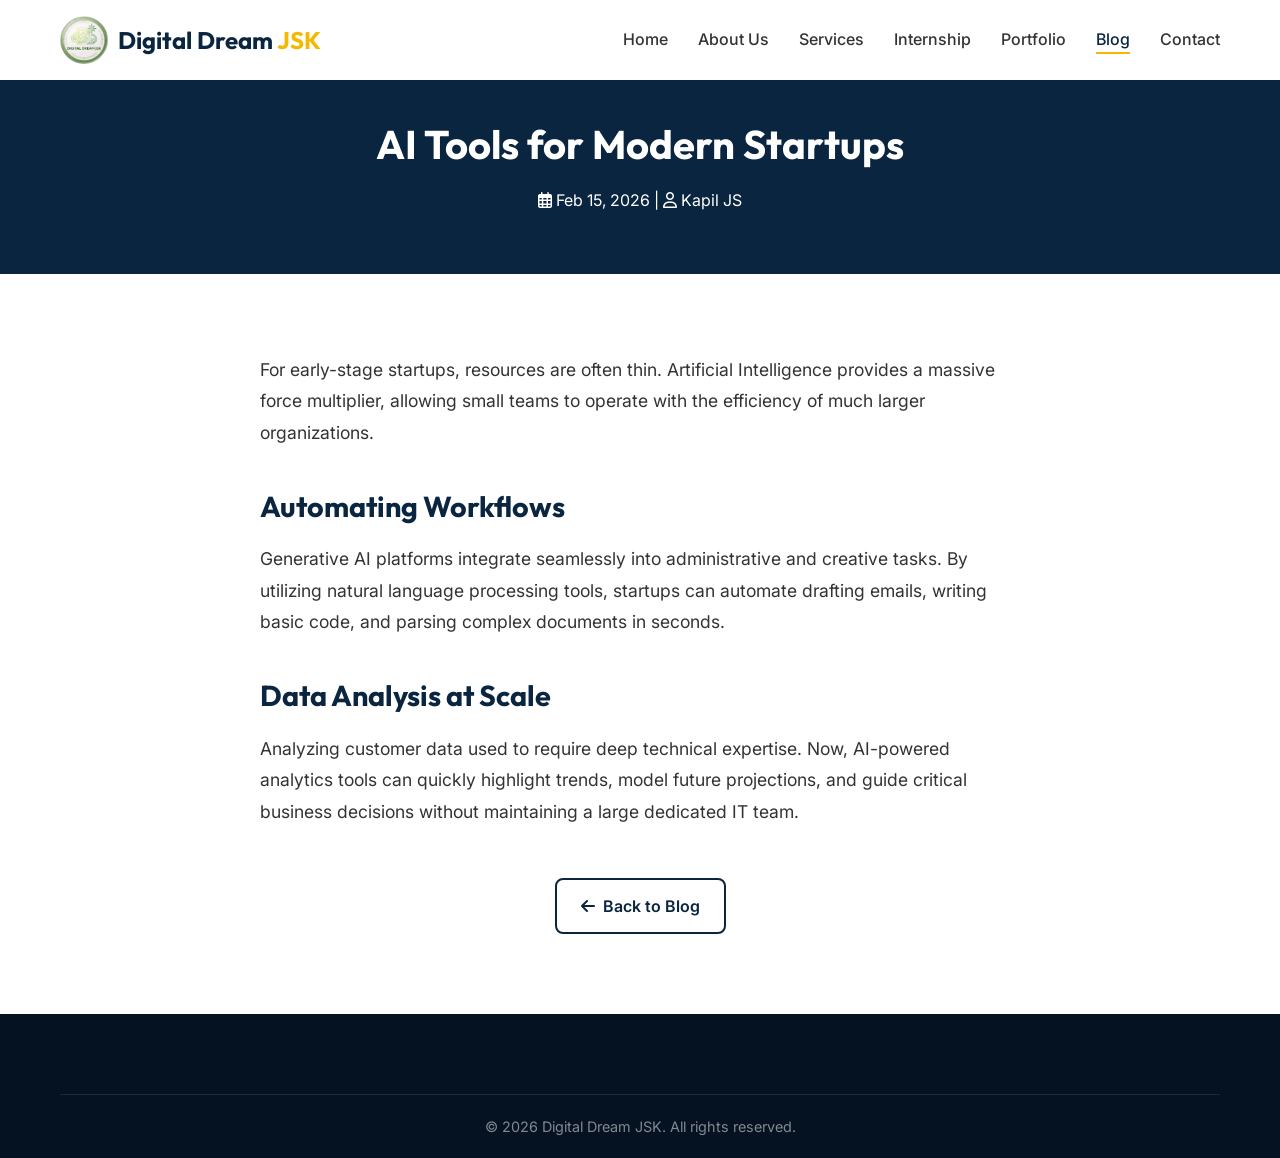
<file: blog/ai-tools-for-startups.html>
<!DOCTYPE html>
<html lang="en">

<head>
    <meta charset="UTF-8">
    <meta name="viewport" content="width=device-width, initial-scale=1.0">
    <title>AI tools for modern startups | Digital Dream JSK</title>
    <meta name="description" content="Leverage accessible AI tools to automate your workflow.">
    <link rel="stylesheet" href="/css/style.css">
    <link
        href="https://fonts.googleapis.com/css2?family=Inter:wght@300;400;500;600;700&family=Outfit:wght@400;500;600;700&display=swap"
        rel="stylesheet">
    <link rel="stylesheet" href="https://cdnjs.cloudflare.com/ajax/libs/font-awesome/6.4.0/css/all.min.css">
    <style>
        .page-header {
            background-color: var(--primary);
            color: white;
            padding: 120px 0 60px;
            text-align: center;
        }

        .page-header h1 {
            color: white;
            font-size: 2.5rem;
            margin-bottom: 20px;
            max-width: 800px;
            margin: 0 auto 20px;
        }

        .blog-content {
            padding: 80px 0;
            background-color: var(--bg-white);
        }

        .article-body {
            max-width: 800px;
            margin: 0 auto;
            font-size: 1.1rem;
            line-height: 1.8;
            color: var(--text-main);
        }

        .article-body h2 {
            margin: 40px 0 20px;
            font-size: 1.8rem;
        }

        .article-body p {
            margin-bottom: 20px;
        }
    </style>
</head>

<body>
    <nav class="navbar" style="padding:0; box-shadow: var(--shadow-sm);">
        <div class="container nav-content">
            <a href="/" class="logo"><img src="/images/logo.png" alt="Digital Dream JSK Logo"><span class="logo-text">Digital Dream <span class="highlight">JSK</span></span></a>
            <ul class="nav-links">
                <li><a href="/">Home</a></li>
                <li><a href="/about">About Us</a></li>
                <li><a href="/services">Services</a></li>
                <li><a href="/internship">Internship</a></li>
                <li><a href="/portfolio">Portfolio</a></li>
                <li><a href="/blog" class="active">Blog</a></li>
                <li><a href="/contact">Contact</a></li>
            </ul>
        </div>
    </nav>

    <div class="page-header">
        <div class="container">
            <h1>AI Tools for Modern Startups</h1>
            <p><i class="far fa-calendar-alt"></i> Feb 15, 2026 | <i class="far fa-user"></i> Kapil JS</p>
        </div>
    </div>

    <section class="blog-content">
        <div class="container article-body">
            <p>For early-stage startups, resources are often thin. Artificial Intelligence provides a massive force
                multiplier, allowing small teams to operate with the efficiency of much larger organizations.</p>

            <h2>Automating Workflows</h2>
            <p>Generative AI platforms integrate seamlessly into administrative and creative tasks. By utilizing natural
                language processing tools, startups can automate drafting emails, writing basic code, and parsing
                complex documents in seconds.</p>

            <h2>Data Analysis at Scale</h2>
            <p>Analyzing customer data used to require deep technical expertise. Now, AI-powered analytics tools can
                quickly highlight trends, model future projections, and guide critical business decisions without
                maintaining a large dedicated IT team.</p>

            <div style="margin-top: 50px; text-align: center;">
                <a href="/blog" class="btn btn-outline"><i class="fas fa-arrow-left"></i> Back to Blog</a>
            </div>
        </div>
    </section>

    <footer class="footer">
        <div class="container">
            <div class="footer-bottom">
                <p>&copy; 2026 Digital Dream JSK. All rights reserved.</p>
            </div>
        </div>
    </footer>
    <script src="/js/main.js"></script>
</body>

</html>
</file>
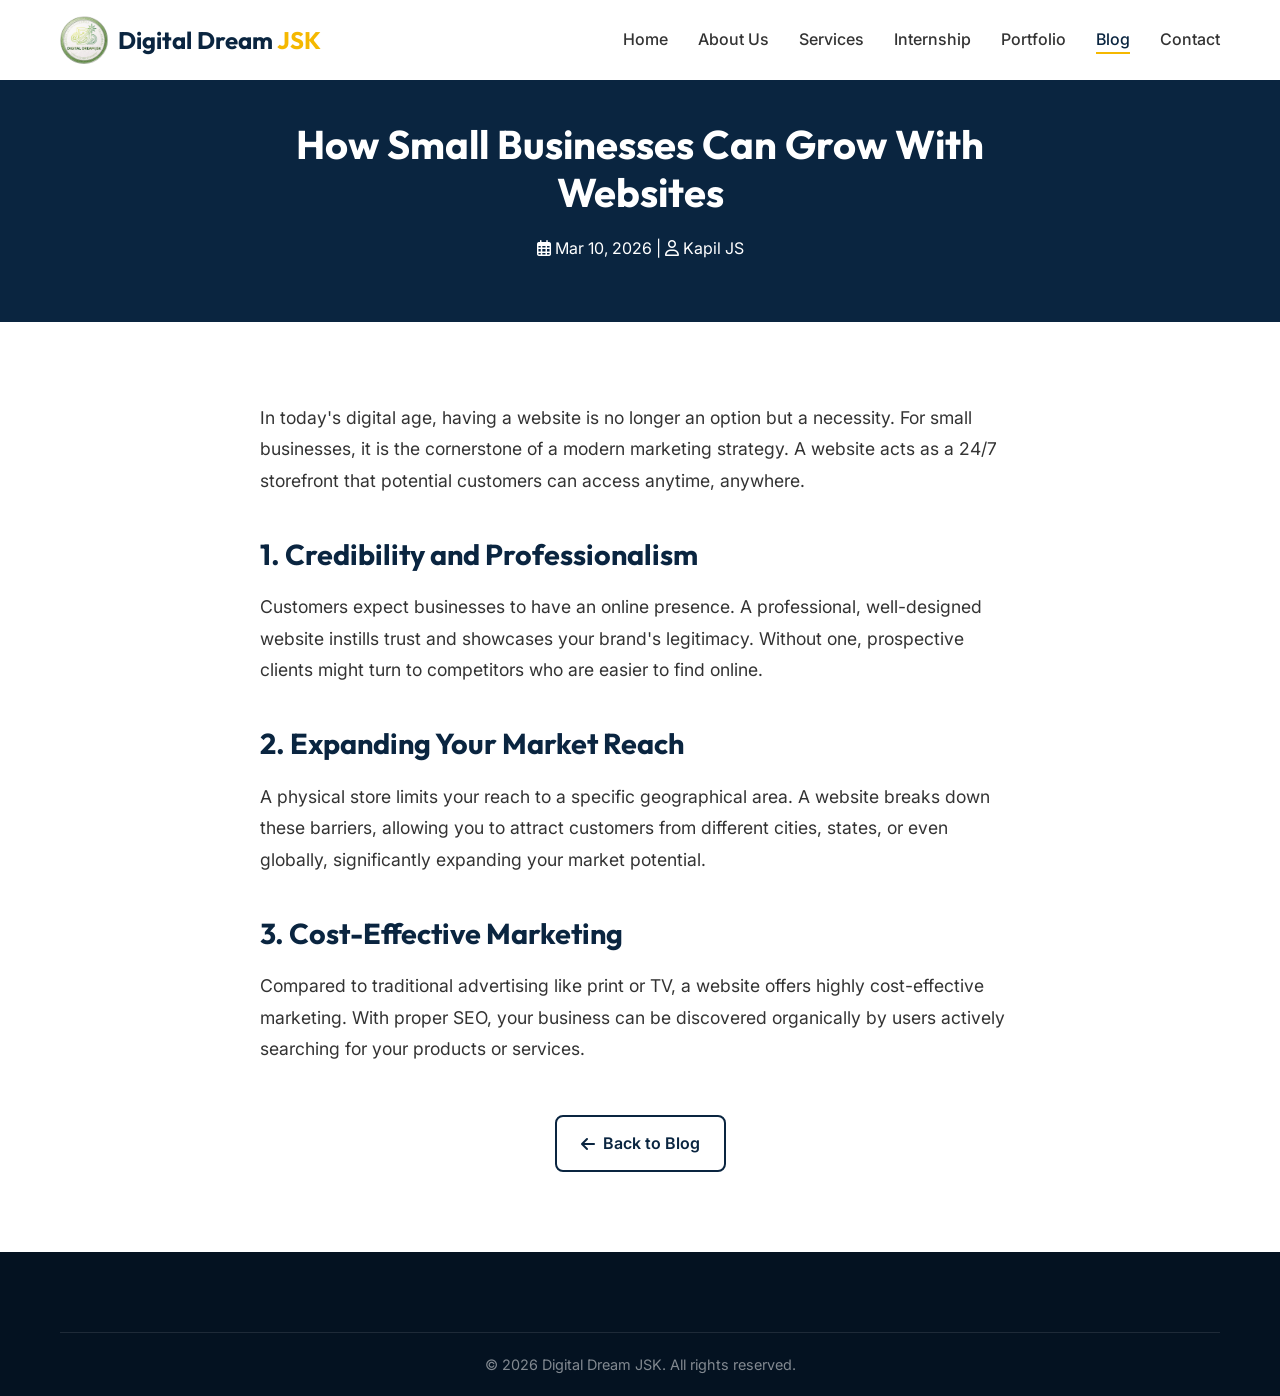
<file: blog/how-to-build-website.html>
<!DOCTYPE html>
<html lang="en">

<head>
    <meta charset="UTF-8">
    <meta name="viewport" content="width=device-width, initial-scale=1.0">
    <title>How small businesses can grow with websites | Digital Dream JSK</title>
    <meta name="description" content="Learn how a strong online presence can transform your local business.">
    <link rel="stylesheet" href="/css/style.css">
    <link
        href="https://fonts.googleapis.com/css2?family=Inter:wght@300;400;500;600;700&family=Outfit:wght@400;500;600;700&display=swap"
        rel="stylesheet">
    <link rel="stylesheet" href="https://cdnjs.cloudflare.com/ajax/libs/font-awesome/6.4.0/css/all.min.css">
    <style>
        .page-header {
            background-color: var(--primary);
            color: white;
            padding: 120px 0 60px;
            text-align: center;
        }

        .page-header h1 {
            color: white;
            font-size: 2.5rem;
            margin-bottom: 20px;
            max-width: 800px;
            margin: 0 auto 20px;
        }

        .blog-content {
            padding: 80px 0;
            background-color: var(--bg-white);
        }

        .article-body {
            max-width: 800px;
            margin: 0 auto;
            font-size: 1.1rem;
            line-height: 1.8;
            color: var(--text-main);
        }

        .article-body h2 {
            margin: 40px 0 20px;
            font-size: 1.8rem;
        }

        .article-body p {
            margin-bottom: 20px;
        }
    </style>
</head>

<body>
    <nav class="navbar" style="padding:0; box-shadow: var(--shadow-sm);">
        <div class="container nav-content">
            <a href="/" class="logo"><img src="/images/logo.png" alt="Digital Dream JSK Logo"><span class="logo-text">Digital Dream <span class="highlight">JSK</span></span></a>
            <ul class="nav-links">
                <li><a href="/">Home</a></li>
                <li><a href="/about">About Us</a></li>
                <li><a href="/services">Services</a></li>
                <li><a href="/internship">Internship</a></li>
                <li><a href="/portfolio">Portfolio</a></li>
                <li><a href="/blog" class="active">Blog</a></li>
                <li><a href="/contact">Contact</a></li>
            </ul>
        </div>
    </nav>

    <div class="page-header">
        <div class="container">
            <h1>How Small Businesses Can Grow With Websites</h1>
            <p><i class="far fa-calendar-alt"></i> Mar 10, 2026 | <i class="far fa-user"></i> Kapil JS</p>
        </div>
    </div>

    <section class="blog-content">
        <div class="container article-body">
            <p>In today's digital age, having a website is no longer an option but a necessity. For small businesses, it
                is the cornerstone of a modern marketing strategy. A website acts as a 24/7 storefront that potential
                customers can access anytime, anywhere.</p>

            <h2>1. Credibility and Professionalism</h2>
            <p>Customers expect businesses to have an online presence. A professional, well-designed website instills
                trust and showcases your brand's legitimacy. Without one, prospective clients might turn to competitors
                who are easier to find online.</p>

            <h2>2. Expanding Your Market Reach</h2>
            <p>A physical store limits your reach to a specific geographical area. A website breaks down these barriers,
                allowing you to attract customers from different cities, states, or even globally, significantly
                expanding your market potential.</p>

            <h2>3. Cost-Effective Marketing</h2>
            <p>Compared to traditional advertising like print or TV, a website offers highly cost-effective marketing.
                With proper SEO, your business can be discovered organically by users actively searching for your
                products or services.</p>

            <div style="margin-top: 50px; text-align: center;">
                <a href="/blog" class="btn btn-outline"><i class="fas fa-arrow-left"></i> Back to Blog</a>
            </div>
        </div>
    </section>

    <footer class="footer">
        <div class="container">
            <div class="footer-bottom">
                <p>&copy; 2026 Digital Dream JSK. All rights reserved.</p>
            </div>
        </div>
    </footer>
    <script src="/js/main.js"></script>
</body>

</html>
</file>
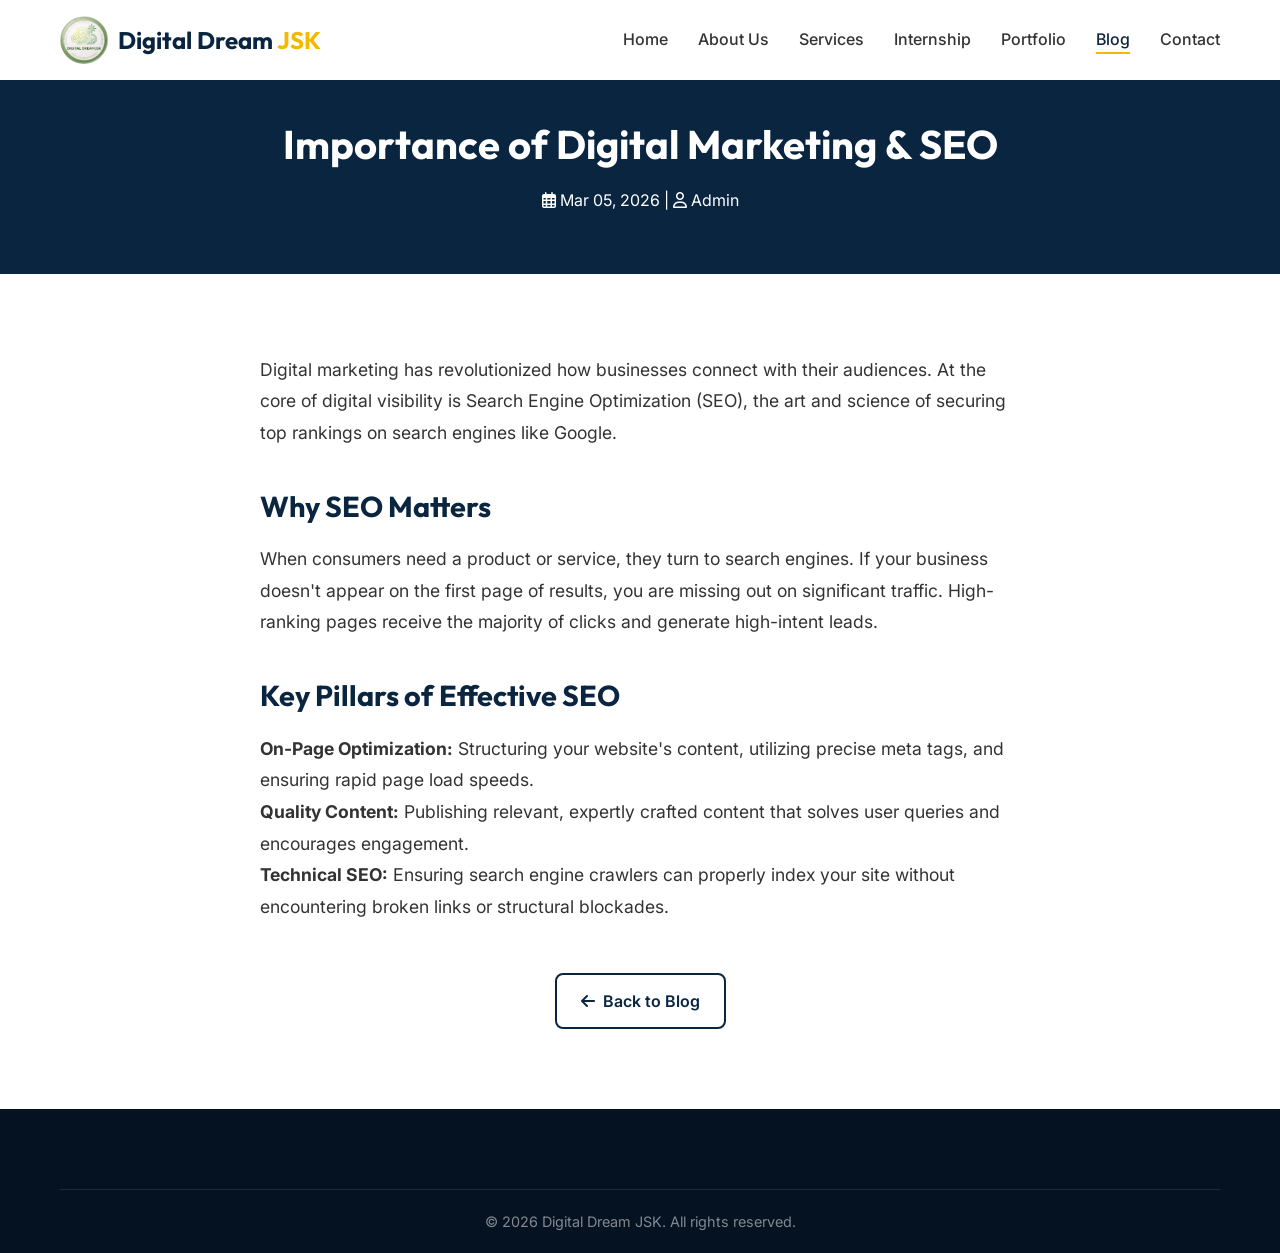
<file: blog/seo-tips.html>
<!DOCTYPE html>
<html lang="en">

<head>
    <meta charset="UTF-8">
    <meta name="viewport" content="width=device-width, initial-scale=1.0">
    <title>Importance of Digital Marketing & SEO | Digital Dream JSK</title>
    <meta name="description" content="Discover the core principles of Search Engine Optimization.">
    <link rel="stylesheet" href="/css/style.css">
    <link
        href="https://fonts.googleapis.com/css2?family=Inter:wght@300;400;500;600;700&family=Outfit:wght@400;500;600;700&display=swap"
        rel="stylesheet">
    <link rel="stylesheet" href="https://cdnjs.cloudflare.com/ajax/libs/font-awesome/6.4.0/css/all.min.css">
    <style>
        .page-header {
            background-color: var(--primary);
            color: white;
            padding: 120px 0 60px;
            text-align: center;
        }

        .page-header h1 {
            color: white;
            font-size: 2.5rem;
            margin-bottom: 20px;
            max-width: 800px;
            margin: 0 auto 20px;
        }

        .blog-content {
            padding: 80px 0;
            background-color: var(--bg-white);
        }

        .article-body {
            max-width: 800px;
            margin: 0 auto;
            font-size: 1.1rem;
            line-height: 1.8;
            color: var(--text-main);
        }

        .article-body h2 {
            margin: 40px 0 20px;
            font-size: 1.8rem;
        }

        .article-body p {
            margin-bottom: 20px;
        }
    </style>
</head>

<body>
    <nav class="navbar" style="padding:0; box-shadow: var(--shadow-sm);">
        <div class="container nav-content">
            <a href="/" class="logo"><img src="/images/logo.png" alt="Digital Dream JSK Logo"><span class="logo-text">Digital Dream <span class="highlight">JSK</span></span></a>
            <ul class="nav-links">
                <li><a href="/">Home</a></li>
                <li><a href="/about">About Us</a></li>
                <li><a href="/services">Services</a></li>
                <li><a href="/internship">Internship</a></li>
                <li><a href="/portfolio">Portfolio</a></li>
                <li><a href="/blog" class="active">Blog</a></li>
                <li><a href="/contact">Contact</a></li>
            </ul>
        </div>
    </nav>

    <div class="page-header">
        <div class="container">
            <h1>Importance of Digital Marketing & SEO</h1>
            <p><i class="far fa-calendar-alt"></i> Mar 05, 2026 | <i class="far fa-user"></i> Admin</p>
        </div>
    </div>

    <section class="blog-content">
        <div class="container article-body">
            <p>Digital marketing has revolutionized how businesses connect with their audiences. At the core of digital
                visibility is Search Engine Optimization (SEO), the art and science of securing top rankings on search
                engines like Google.</p>

            <h2>Why SEO Matters</h2>
            <p>When consumers need a product or service, they turn to search engines. If your business doesn't appear on
                the first page of results, you are missing out on significant traffic. High-ranking pages receive the
                majority of clicks and generate high-intent leads.</p>

            <h2>Key Pillars of Effective SEO</h2>
            <ul>
                <li><strong>On-Page Optimization:</strong> Structuring your website's content, utilizing precise meta
                    tags, and ensuring rapid page load speeds.</li>
                <li><strong>Quality Content:</strong> Publishing relevant, expertly crafted content that solves user
                    queries and encourages engagement.</li>
                <li><strong>Technical SEO:</strong> Ensuring search engine crawlers can properly index your site without
                    encountering broken links or structural blockades.</li>
            </ul>

            <div style="margin-top: 50px; text-align: center;">
                <a href="/blog" class="btn btn-outline"><i class="fas fa-arrow-left"></i> Back to Blog</a>
            </div>
        </div>
    </section>

    <footer class="footer">
        <div class="container">
            <div class="footer-bottom">
                <p>&copy; 2026 Digital Dream JSK. All rights reserved.</p>
            </div>
        </div>
    </footer>
    <script src="/js/main.js"></script>
</body>

</html>
</file>
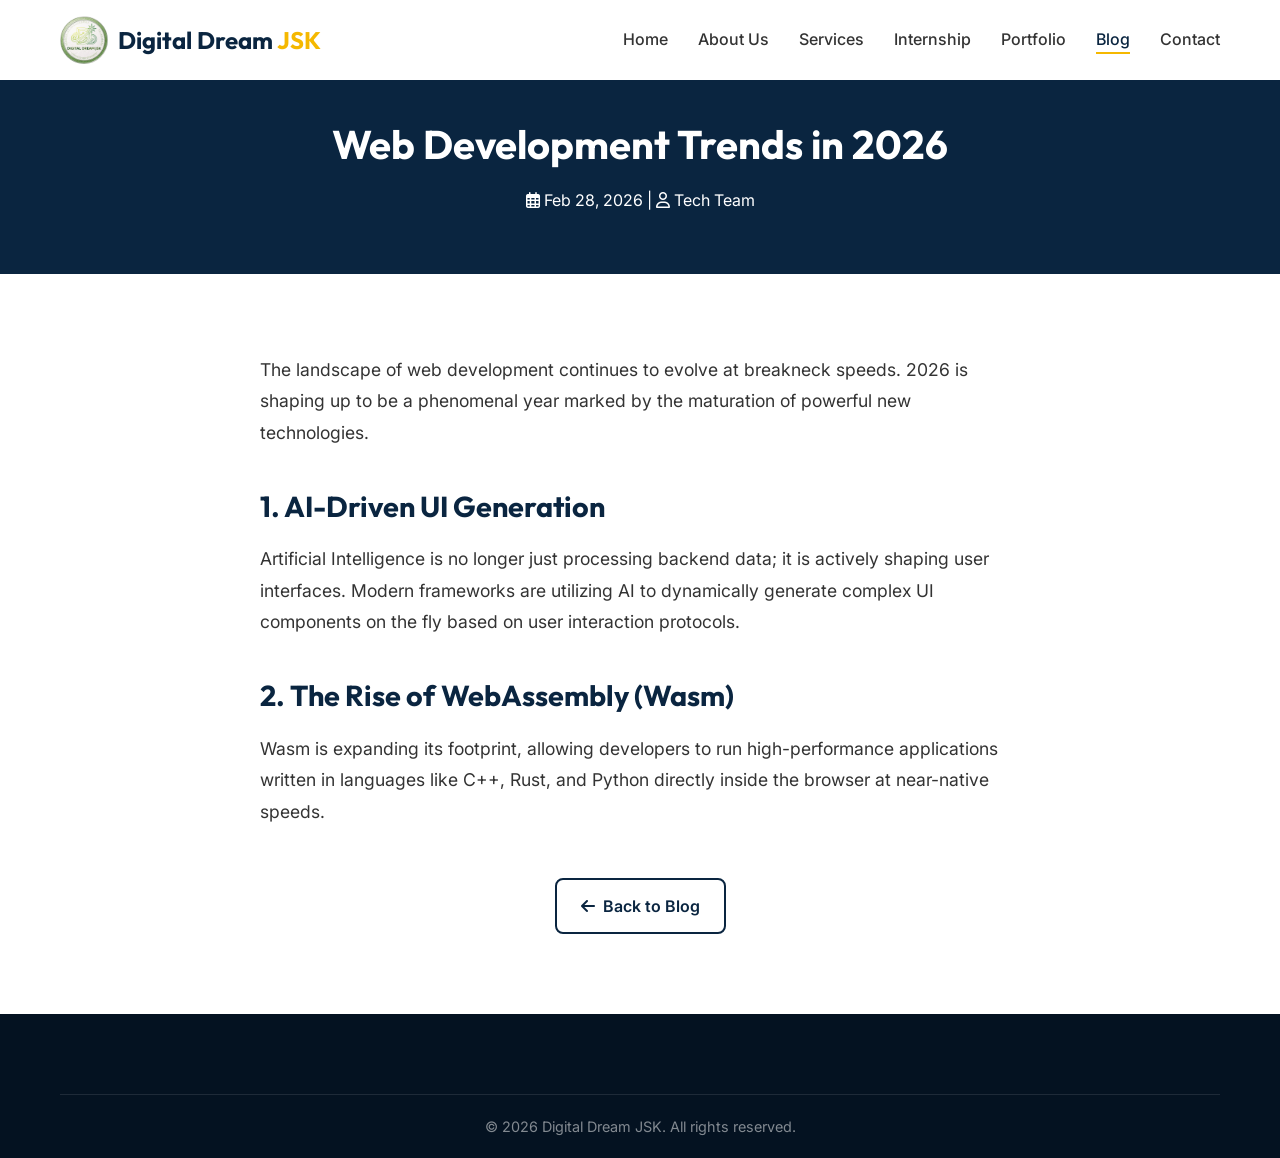
<file: blog/web-development-trends-2026.html>
<!DOCTYPE html>
<html lang="en">

<head>
    <meta charset="UTF-8">
    <meta name="viewport" content="width=device-width, initial-scale=1.0">
    <title>Web development trends in 2026 | Digital Dream JSK</title>
    <meta name="description" content="Explore the cutting-edge trends reshaping web development this year.">
    <link rel="stylesheet" href="/css/style.css">
    <link
        href="https://fonts.googleapis.com/css2?family=Inter:wght@300;400;500;600;700&family=Outfit:wght@400;500;600;700&display=swap"
        rel="stylesheet">
    <link rel="stylesheet" href="https://cdnjs.cloudflare.com/ajax/libs/font-awesome/6.4.0/css/all.min.css">
    <style>
        .page-header {
            background-color: var(--primary);
            color: white;
            padding: 120px 0 60px;
            text-align: center;
        }

        .page-header h1 {
            color: white;
            font-size: 2.5rem;
            margin-bottom: 20px;
            max-width: 800px;
            margin: 0 auto 20px;
        }

        .blog-content {
            padding: 80px 0;
            background-color: var(--bg-white);
        }

        .article-body {
            max-width: 800px;
            margin: 0 auto;
            font-size: 1.1rem;
            line-height: 1.8;
            color: var(--text-main);
        }

        .article-body h2 {
            margin: 40px 0 20px;
            font-size: 1.8rem;
        }

        .article-body p {
            margin-bottom: 20px;
        }
    </style>
</head>

<body>
    <nav class="navbar" style="padding:0; box-shadow: var(--shadow-sm);">
        <div class="container nav-content">
            <a href="/" class="logo"><img src="/images/logo.png" alt="Digital Dream JSK Logo"><span class="logo-text">Digital Dream <span class="highlight">JSK</span></span></a>
            <ul class="nav-links">
                <li><a href="/">Home</a></li>
                <li><a href="/about">About Us</a></li>
                <li><a href="/services">Services</a></li>
                <li><a href="/internship">Internship</a></li>
                <li><a href="/portfolio">Portfolio</a></li>
                <li><a href="/blog" class="active">Blog</a></li>
                <li><a href="/contact">Contact</a></li>
            </ul>
        </div>
    </nav>

    <div class="page-header">
        <div class="container">
            <h1>Web Development Trends in 2026</h1>
            <p><i class="far fa-calendar-alt"></i> Feb 28, 2026 | <i class="far fa-user"></i> Tech Team</p>
        </div>
    </div>

    <section class="blog-content">
        <div class="container article-body">
            <p>The landscape of web development continues to evolve at breakneck speeds. 2026 is shaping up to be a
                phenomenal year marked by the maturation of powerful new technologies.</p>

            <h2>1. AI-Driven UI Generation</h2>
            <p>Artificial Intelligence is no longer just processing backend data; it is actively shaping user
                interfaces. Modern frameworks are utilizing AI to dynamically generate complex UI components on the fly
                based on user interaction protocols.</p>

            <h2>2. The Rise of WebAssembly (Wasm)</h2>
            <p>Wasm is expanding its footprint, allowing developers to run high-performance applications written in
                languages like C++, Rust, and Python directly inside the browser at near-native speeds.</p>

            <div style="margin-top: 50px; text-align: center;">
                <a href="/blog" class="btn btn-outline"><i class="fas fa-arrow-left"></i> Back to Blog</a>
            </div>
        </div>
    </section>

    <footer class="footer">
        <div class="container">
            <div class="footer-bottom">
                <p>&copy; 2026 Digital Dream JSK. All rights reserved.</p>
            </div>
        </div>
    </footer>
    <script src="/js/main.js"></script>
</body>

</html>
</file>
<file: css/style.css>
:root {
    /* Color Palette */
    --primary: #0A2540;
    /* Dark Blue */
    --primary-light: #153c63;
    --primary-dark: #041221;
    --secondary: #F5B800;
    /* Gold */
    --secondary-hover: #d19e00;
    --text-main: #333333;
    --text-muted: #666666;
    --text-light: #ffffff;
    --bg-main: #f9fbfd;
    --bg-white: #ffffff;

    /* Typography */
    --font-heading: 'Outfit', sans-serif;
    --font-body: 'Inter', sans-serif;

    /* Transitions & Shadows */
    --transition: all 0.3s ease-in-out;
    --shadow-sm: 0 4px 6px rgba(10, 37, 64, 0.05);
    --shadow-md: 0 10px 20px rgba(10, 37, 64, 0.1);
    --shadow-lg: 0 20px 40px rgba(10, 37, 64, 0.15);
    --shadow-glow: 0 0 20px rgba(245, 184, 0, 0.4);
}

/* Reset & Base Styles */
* {
    margin: 0;
    padding: 0;
    box-sizing: border-box;
}

body {
    font-family: var(--font-body);
    color: var(--text-main);
    background-color: var(--bg-main);
    line-height: 1.6;
    overflow-x: hidden;
}

h1,
h2,
h3,
h4,
h5,
h6 {
    font-family: var(--font-heading);
    color: var(--primary);
    font-weight: 700;
    line-height: 1.2;
}

a {
    text-decoration: none;
    color: inherit;
    transition: var(--transition);
}

ul {
    list-style: none;
}

.container {
    max-width: 1200px;
    margin: 0 auto;
    padding: 0 20px;
}

.highlight {
    color: var(--secondary);
}

/* Buttons */
.btn {
    display: inline-flex;
    align-items: center;
    justify-content: center;
    padding: 12px 24px;
    border-radius: 8px;
    font-weight: 600;
    font-size: 1rem;
    cursor: pointer;
    transition: var(--transition);
    border: none;
    gap: 8px;
}

.btn-primary {
    background-color: var(--primary);
    color: var(--text-light);
}

.btn-primary:hover {
    background-color: var(--primary-light);
    transform: translateY(-2px);
    box-shadow: var(--shadow-md);
}

.btn-secondary {
    background-color: var(--secondary);
    color: var(--primary);
}

.btn-secondary:hover {
    background-color: var(--secondary-hover);
    transform: translateY(-2px);
    box-shadow: var(--shadow-glow);
}

.btn-outline {
    background-color: transparent;
    border: 2px solid var(--primary);
    color: var(--primary);
}

.btn-outline:hover {
    background-color: var(--primary);
    color: var(--text-light);
}

.btn-lg {
    padding: 16px 32px;
    font-size: 1.1rem;
}

/* Navigation */
.navbar {
    background-color: var(--bg-white);
    box-shadow: var(--shadow-sm);
    position: fixed;
    top: 0;
    width: 100%;
    z-index: 1000;
    transition: var(--transition);
}

.nav-content {
    display: flex;
    justify-content: space-between;
    align-items: center;
    height: 80px;
}

.logo {
    display: flex;
    align-items: center;
    text-decoration: none;
}

.logo img {
    height: 48px;
    margin-right: 10px;
    border-radius: 50%;
}

.logo-text {
    font-family: var(--font-heading);
    font-size: 1.5rem;
    font-weight: 700;
    color: var(--primary);
}

.nav-links {
    display: flex;
    gap: 30px;
}

.nav-links a {
    font-weight: 500;
    color: var(--text-main);
    position: relative;
}

.nav-links a::after {
    content: '';
    position: absolute;
    width: 0;
    height: 2px;
    bottom: -5px;
    left: 0;
    background-color: var(--secondary);
    transition: var(--transition);
}

.nav-links a:hover::after,
.nav-links a.active::after {
    width: 100%;
}

.nav-links a:hover,
.nav-links a.active {
    color: var(--primary);
}

.nav-buttons {
    display: flex;
    gap: 15px;
}

.mobile-menu-btn {
    display: none;
    font-size: 1.5rem;
    color: var(--primary);
    cursor: pointer;
}

/* Hero Section */
.hero {
    background-color: var(--primary);
    padding: 160px 0 80px;
    position: relative;
    overflow: hidden;
}

.hero-content {
    display: flex;
    align-items: center;
    justify-content: space-between;
    gap: 50px;
    position: relative;
    z-index: 2;
}

.hero-text {
    flex: 1;
    color: var(--text-light);
}

.hero-text h1 {
    color: var(--text-light);
    font-size: 3.5rem;
    margin-bottom: 20px;
}

.hero-text p {
    font-size: 1.2rem;
    color: rgba(255, 255, 255, 0.8);
    margin-bottom: 40px;
    max-width: 600px;
}

.hero-buttons {
    display: flex;
    gap: 20px;
}

.hero-image {
    flex: 1;
    display: flex;
    justify-content: center;
    align-items: center;
}

.hero-illustration {
    position: relative;
    width: 100%;
    height: 400px;
}

.main-glow {
    position: absolute;
    top: 50%;
    left: 50%;
    transform: translate(-50%, -50%);
    width: 300px;
    height: 300px;
    background: radial-gradient(circle, rgba(245, 184, 0, 0.2) 0%, rgba(10, 37, 64, 0) 70%);
    border-radius: 50%;
    z-index: 1;
}

.glass-card {
    position: absolute;
    background: rgba(255, 255, 255, 0.1);
    backdrop-filter: blur(10px);
    border: 1px solid rgba(255, 255, 255, 0.2);
    border-radius: 16px;
    padding: 20px;
    display: flex;
    flex-direction: column;
    align-items: center;
    gap: 10px;
    color: white;
    z-index: 2;
    box-shadow: 0 8px 32px 0 rgba(0, 0, 0, 0.2);
}

.glass-card i {
    font-size: 2rem;
    color: var(--secondary);
}

.glass-card span {
    font-weight: 600;
    font-family: var(--font-heading);
}

.float-anim-1 {
    top: 10%;
    left: 20%;
    animation: float 6s ease-in-out infinite;
}

.float-anim-2 {
    top: 40%;
    right: 15%;
    animation: float 5s ease-in-out infinite 1s;
}

.float-anim-3 {
    bottom: 15%;
    left: 30%;
    animation: float 7s ease-in-out infinite 2s;
}

@keyframes float {
    0% {
        transform: translateY(0px);
    }

    50% {
        transform: translateY(-20px);
    }

    100% {
        transform: translateY(0px);
    }
}

.wave-bottom {
    position: absolute;
    bottom: 0;
    left: 0;
    width: 100%;
    overflow: hidden;
    line-height: 0;
}

.wave-bottom svg {
    position: relative;
    display: block;
    width: calc(100% + 1.3px);
    height: 120px;
}

.wave-bottom .shape-fill {
    fill: var(--bg-main);
}

/* Footer */
.footer {
    background-color: var(--primary-dark);
    color: white;
    padding: 80px 0 20px;
}

.footer-grid {
    display: grid;
    grid-template-columns: 2fr 1fr 1fr 1fr;
    gap: 40px;
    margin-bottom: 60px;
}

.footer-col h3,
.footer-col h4 {
    color: white;
    margin-bottom: 20px;
}

.footer-col h3 {
    font-size: 1.5rem;
}

.footer-col h4 {
    font-size: 1.2rem;
    position: relative;
    padding-bottom: 10px;
}

.footer-col h4::after {
    content: '';
    position: absolute;
    left: 0;
    bottom: 0;
    width: 40px;
    height: 2px;
    background-color: var(--secondary);
}

.footer-col p {
    color: rgba(255, 255, 255, 0.7);
    margin-bottom: 15px;
}

.footer-col ul li {
    margin-bottom: 12px;
}

.footer-col ul li a {
    color: rgba(255, 255, 255, 0.7);
}

.footer-col ul li a:hover {
    color: var(--secondary);
    padding-left: 5px;
}

.footer-col p i {
    margin-right: 10px;
    color: var(--secondary);
}

.social-links {
    display: flex;
    gap: 15px;
    margin-top: 20px;
}

.social-links a {
    display: flex;
    align-items: center;
    justify-content: center;
    width: 40px;
    height: 40px;
    background-color: rgba(255, 255, 255, 0.1);
    border-radius: 50%;
    color: white;
}

.social-links a:hover {
    background-color: var(--secondary);
    color: var(--primary);
    transform: translateY(-3px);
}

.footer-bottom {
    border-top: 1px solid rgba(255, 255, 255, 0.1);
    padding-top: 20px;
    text-align: center;
    color: rgba(255, 255, 255, 0.5);
    font-size: 0.9rem;
}

/* Responsive */
@media (max-width: 992px) {
    .hero-content {
        flex-direction: column;
        text-align: center;
    }

    .hero-text p {
        margin: 0 auto 40px;
    }

    .hero-buttons {
        justify-content: center;
    }

    .hero-illustration {
        height: 300px;
    }

    .footer-grid {
        grid-template-columns: 1fr 1fr;
    }
}

@media (max-width: 768px) {

    .nav-links,
    .nav-buttons {
        display: none;
    }

    .mobile-menu-btn {
        display: block;
    }

    .hero-text h1 {
        font-size: 2.5rem;
    }

    .footer-grid {
        grid-template-columns: 1fr;
    }
}
</file>
